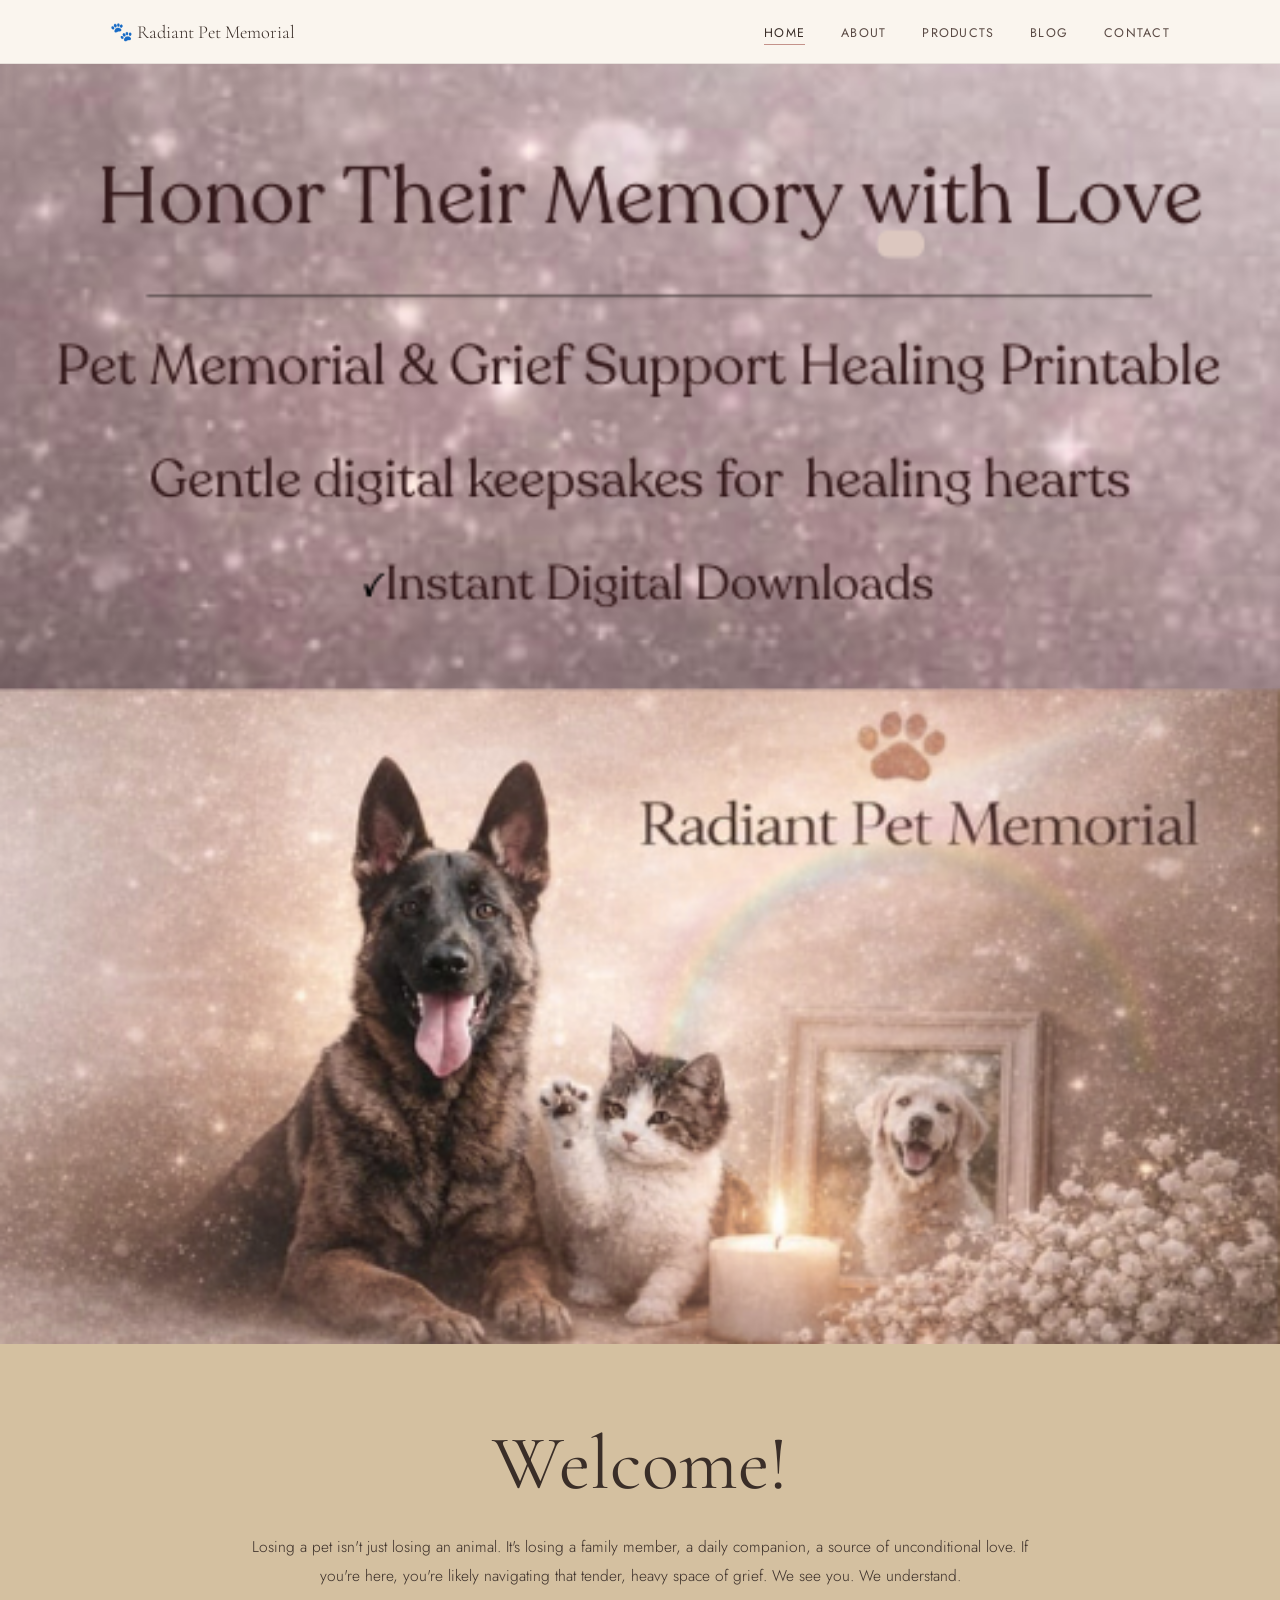
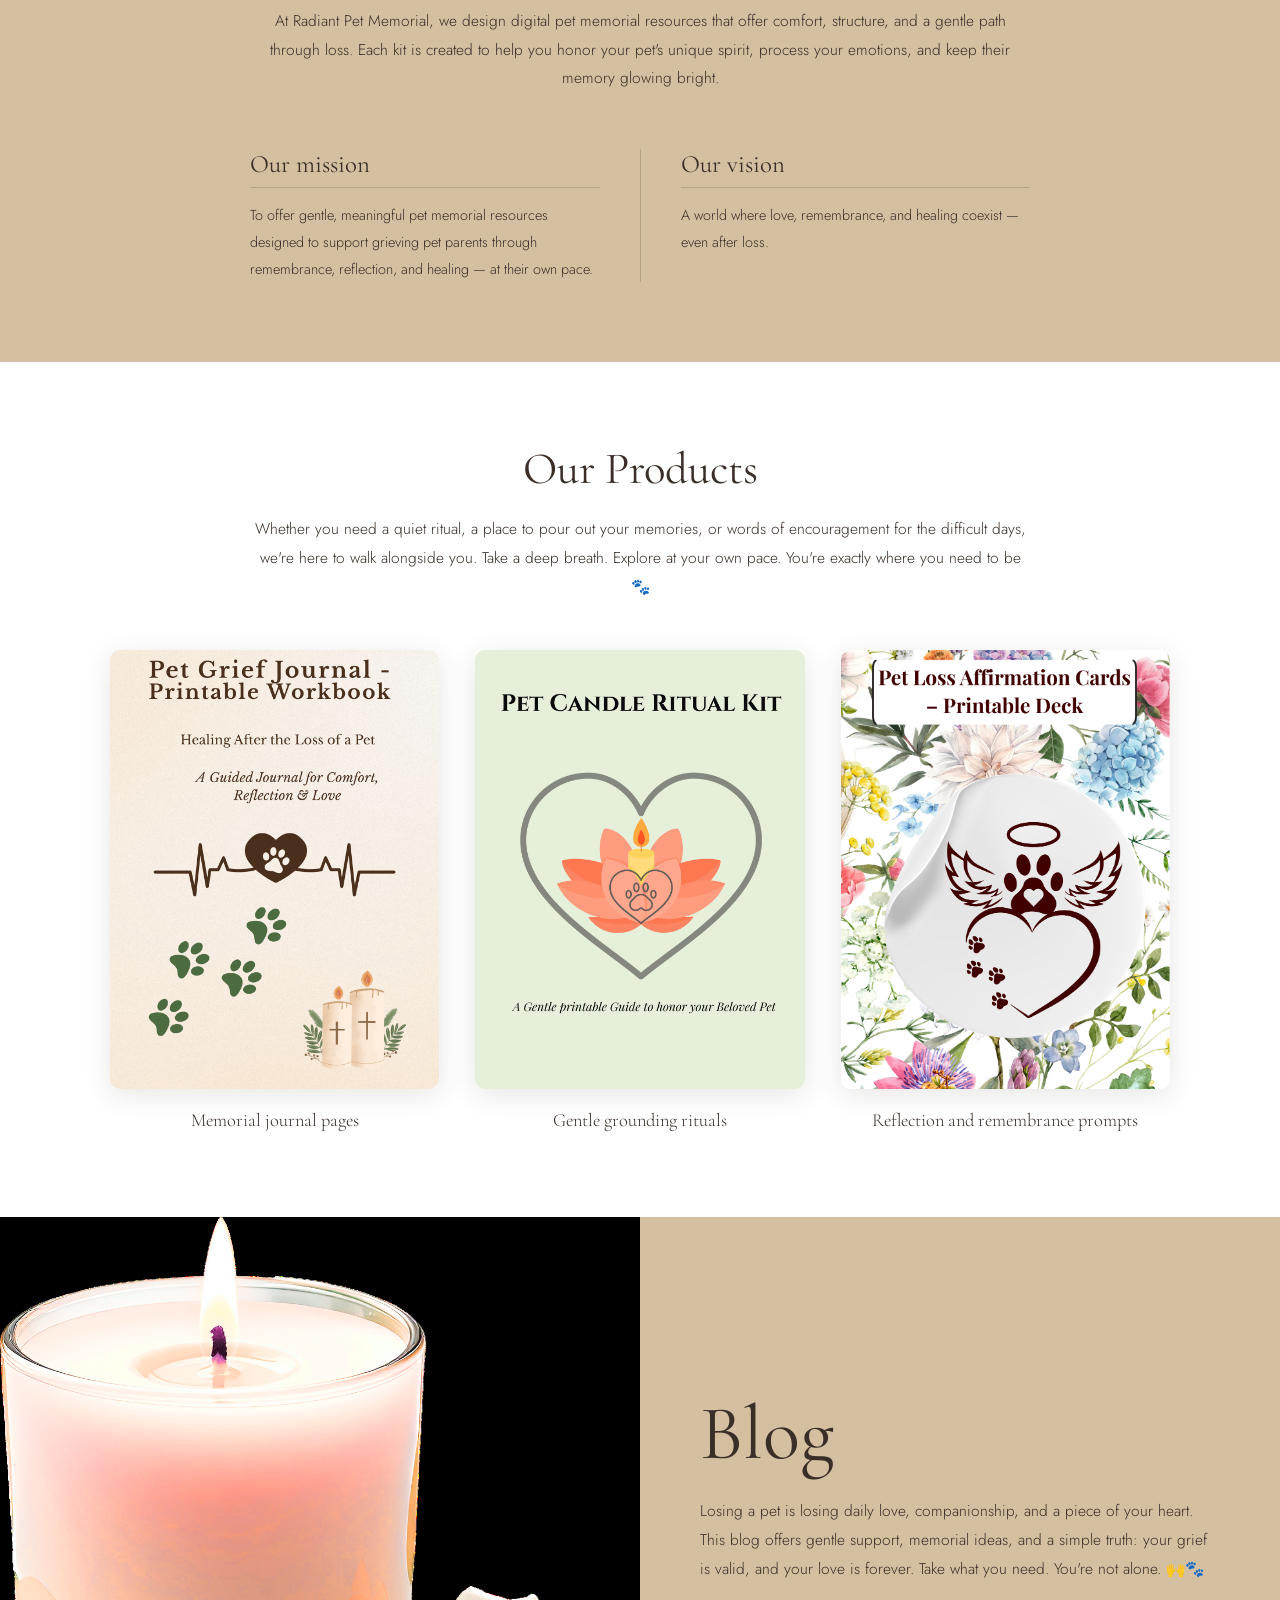
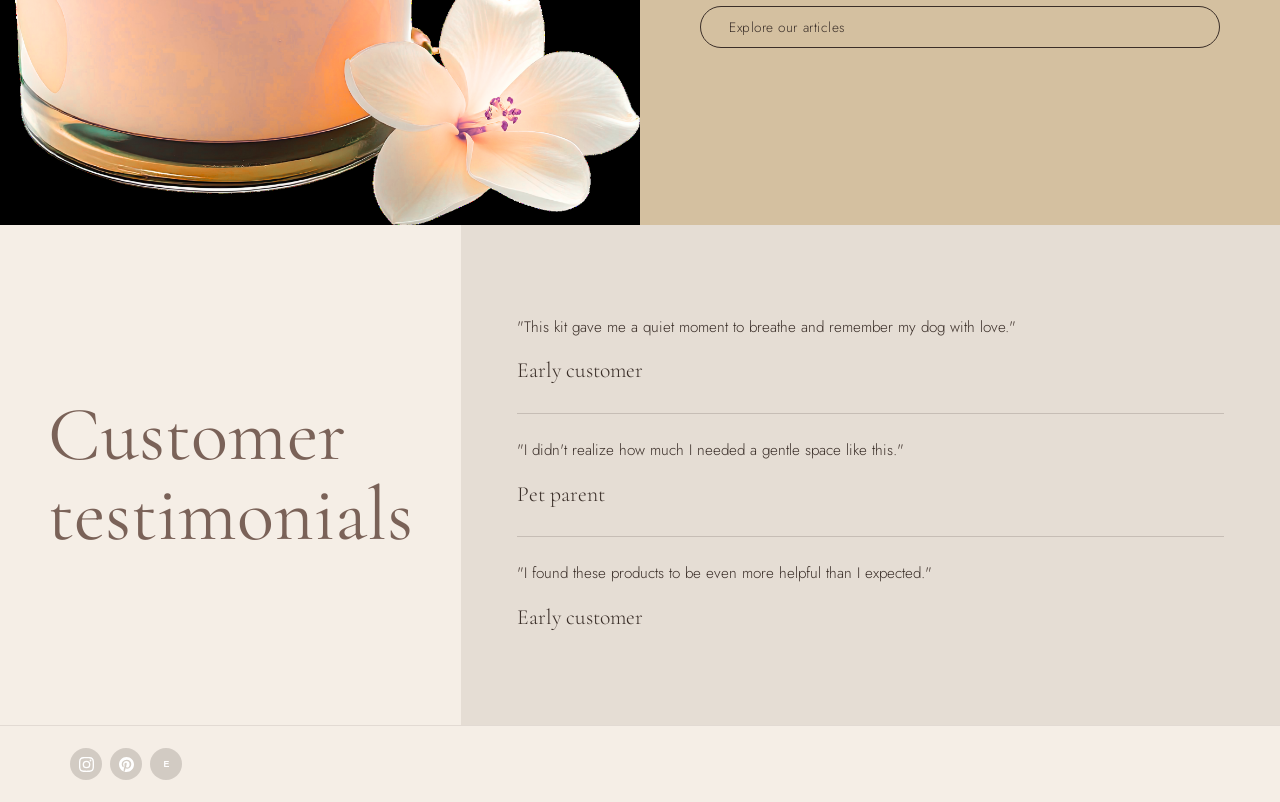
<file: index.html>
<!DOCTYPE html>
<html lang="en">
<head>
  <meta charset="UTF-8" />
  <meta name="viewport" content="width=device-width, initial-scale=1.0" />
  <title>Radiant Pet Memorial – Honor Their Memory with Love</title>
  <link rel="preconnect" href="https://fonts.googleapis.com" />
  <link rel="preconnect" href="https://fonts.gstatic.com" crossorigin />
  <link href="https://fonts.googleapis.com/css2?family=Cormorant+Garamond:ital,wght@0,300;0,400;0,500;1,300;1,400&family=Jost:wght@300;400;500&display=swap" rel="stylesheet" />
  <style>
    /* ===== RESET ===== */
    *, *::before, *::after { box-sizing: border-box; margin: 0; padding: 0; }
    html { scroll-behavior: smooth; }
    body {
      font-family: 'Jost', Arial, sans-serif;
      font-weight: 300;
      color: #3a2e28;
      background: #fff;
      overflow-x: hidden;
    }
    a { text-decoration: none; color: inherit; }
    img { display: block; max-width: 100%; }

    /* ===== NAV ===== */
    .navbar {
      position: fixed;
      top: 0; left: 0; right: 0;
      z-index: 100;
      background: rgba(250,245,238,0.96);
      backdrop-filter: blur(10px);
      border-bottom: 1px solid rgba(58,46,40,0.1);
      height: 64px;
      display: flex;
      align-items: center;
    }
    .nav-inner {
      max-width: 1140px;
      margin: 0 auto;
      padding: 0 40px;
      width: 100%;
      display: flex;
      align-items: center;
      justify-content: space-between;
    }
    .nav-logo {
      font-family: 'Cormorant Garamond', Georgia, serif;
      font-size: 1.15rem;
      color: #3a2e28;
      display: flex;
      align-items: center;
      gap: 7px;
      cursor: pointer;
    }
    .nav-links {
      list-style: none;
      display: flex;
      gap: 36px;
    }
    .nav-links a {
      font-size: 0.78rem;
      font-weight: 400;
      letter-spacing: 0.1em;
      text-transform: uppercase;
      color: #5a4a44;
      transition: color 0.2s;
      position: relative;
      padding-bottom: 3px;
      cursor: pointer;
    }
    .nav-links a::after {
      content: '';
      position: absolute;
      bottom: 0; left: 0; right: 0;
      height: 1px;
      background: #c4928a;
      transform: scaleX(0);
      transition: transform 0.25s;
    }
    .nav-links a:hover, .nav-links a.active { color: #3a2e28; }
    .nav-links a:hover::after, .nav-links a.active::after { transform: scaleX(1); }

    .nav-toggle {
      display: none;
      flex-direction: column;
      gap: 5px;
      background: none;
      border: none;
      cursor: pointer;
    }
    .nav-toggle span { display: block; width: 24px; height: 1.5px; background: #3a2e28; }

    /* ===== PAGE WRAPPER ===== */
    .site { padding-top: 64px; }

    /* ===== PAGE SECTIONS ===== */
    .page-section { display: none; }
    .page-section.active { display: block; }

    /* ===== SECTION SHARED ===== */
    .sec-tan    { background: #d4c0a0; }
    .sec-white  { background: #ffffff; }
    .sec-cream  { background: #f5eee6; }
    .sec-taupe  { background: #e5ddd4; }
    .sec-sage   { background: #a8b49a; }

    .sec-inner {
      max-width: 1140px;
      margin: 0 auto;
      padding: 80px 40px;
    }
    .sec-inner-sm {
      max-width: 860px;
      margin: 0 auto;
      padding: 80px 40px;
    }

    /* ===== TYPOGRAPHY ===== */
    .display {
      font-family: 'Cormorant Garamond', Georgia, serif;
      font-weight: 400;
      font-size: clamp(3rem, 6vw, 5.5rem);
      line-height: 1.05;
      color: #3a2e28;
    }
    .display.muted { color: #7a6258; }

    .heading {
      font-family: 'Cormorant Garamond', Georgia, serif;
      font-weight: 400;
      font-size: clamp(1.8rem, 3.5vw, 2.8rem);
      color: #3a2e28;
      margin-bottom: 1.2rem;
    }
    .heading.center { text-align: center; }

    body p { line-height: 1.85; font-size: 0.97rem; }

    /* ===== BUTTONS ===== */
    .btn-sage {
      display: inline-block;
      padding: 10px 28px;
      background: #8a9e82;
      color: #fff;
      font-family: 'Jost', sans-serif;
      font-size: 0.85rem;
      font-weight: 400;
      letter-spacing: 0.04em;
      border-radius: 50px;
      transition: background 0.2s;
      margin-top: 1.4rem;
      cursor: pointer;
    }
    .btn-sage:hover { background: #728670; }

    .btn-outline-dark {
      display: inline-block;
      padding: 10px 28px;
      background: transparent;
      color: #3a2e28;
      font-family: 'Jost', sans-serif;
      font-size: 0.85rem;
      letter-spacing: 0.04em;
      border-radius: 50px;
      border: 1.5px solid #3a2e28;
      transition: all 0.2s;
      margin-top: 1.4rem;
      cursor: pointer;
    }
    .btn-outline-dark:hover { background: #3a2e28; color: #fff; }

    .btn-newsletter {
      display: inline-block;
      padding: 10px 26px;
      background: #8a9e82;
      color: #fff;
      font-family: 'Jost', sans-serif;
      font-size: 0.82rem;
      border-radius: 50px;
      margin-top: 1.2rem;
      transition: background 0.2s;
      cursor: pointer;
    }
    .btn-newsletter:hover { background: #728670; }

    /* ===== HERO ===== */
    .hero { width: 100%; line-height: 0; }
    .hero img { width: 100%; height: auto; display: block; }

    /* ===== WELCOME ===== */
    .welcome-text { text-align: center; }
    .welcome-text .display { margin-bottom: 1.8rem; }
    .welcome-text p { max-width: 780px; margin: 0 auto 1rem; color: #3a2e28; }

    .mission-vision {
      display: grid;
      grid-template-columns: 1fr 1px 1fr;
      gap: 40px;
      margin-top: 3.5rem;
      text-align: left;
    }
    .mv-divider { background: rgba(58,46,40,0.2); }
    .mv-col h3 {
      font-family: 'Cormorant Garamond', Georgia, serif;
      font-size: 1.55rem;
      font-weight: 400;
      color: #3a2e28;
      border-bottom: 1px solid rgba(58,46,40,0.2);
      padding-bottom: 0.5rem;
      margin-bottom: 0.9rem;
    }
    .mv-col p { font-size: 0.9rem; color: #3a2e28; margin: 0; }

    /* ===== ABOUT HERO BANNER ===== */
    .about-hero {
      background: #f5eee6;
      padding: 80px 40px 60px;
      text-align: center;
      border-bottom: 3px solid #d4c0a0;
    }
    .about-hero h1 {
      font-family: 'Cormorant Garamond', Georgia, serif;
      font-size: clamp(3rem, 6vw, 5rem);
      font-weight: 400;
      color: #3a2e28;
      margin-bottom: 0.6rem;
    }
    .about-hero p {
      font-size: 1rem;
      color: #7a6258;
      letter-spacing: 0.04em;
    }

    /* ===== PRODUCTS ===== */
    .products-intro { text-align: center; max-width: 780px; margin: 0 auto 3rem; }
    .products-grid {
      display: grid;
      grid-template-columns: repeat(3, 1fr);
      gap: 36px;
    }
    .product-card { display: flex; flex-direction: column; align-items: center; }
    .product-card img {
      width: 100%;
      aspect-ratio: 3/4;
      object-fit: cover;
      border-radius: 10px;
      box-shadow: 0 6px 28px rgba(58,46,40,0.12);
      margin-bottom: 14px;
    }
    .product-label {
      font-family: 'Cormorant Garamond', Georgia, serif;
      font-size: 1.15rem;
      text-align: center;
      color: #3a2e28;
    }

    /* ===== BLOG ===== */
    .blog-layout {
      display: grid;
      grid-template-columns: 1fr 1fr;
      min-height: 540px;
    }
    .blog-img-col { overflow: hidden; }
    .blog-img-col img { width: 100%; height: 100%; object-fit: cover; }
    .blog-text-col {
      padding: 72px 60px;
      display: flex;
      flex-direction: column;
      justify-content: center;
    }
    .blog-text-col .display { margin-bottom: 1.4rem; }
    .blog-text-col p { color: #3a2e28; }

    /* ===== TESTIMONIALS ===== */
    .testimonials-layout {
      display: grid;
      grid-template-columns: 1fr 2fr;
      min-height: 500px;
    }
    .t-left {
      background: #f5eee6;
      display: flex;
      align-items: center;
      justify-content: center;
      padding: 60px 48px;
    }
    .t-right {
      background: #e5ddd4;
      padding: 60px 56px;
      display: flex;
      flex-direction: column;
      justify-content: center;
    }
    .testimonial { padding: 22px 0; }
    .testimonial p.quote { font-size: 0.95rem; line-height: 1.85; color: #3a2e28; margin-bottom: 10px; }
    .testimonial p.author {
      font-family: 'Cormorant Garamond', Georgia, serif;
      font-size: 1.35rem;
      color: #3a2e28;
    }
    .t-hr { border: none; border-top: 1px solid rgba(58,46,40,0.18); }

    /* ===== FAQs ===== */
    .faq-layout {
      display: grid;
      grid-template-columns: 1fr 2fr;
      min-height: 580px;
    }
    .faq-left {
      background: #f5eee6;
      padding: 60px 40px 0;
      display: flex;
      flex-direction: column;
      overflow: hidden;
    }
    .faq-left .display { margin-bottom: 32px; }
    .faq-pets { display: flex; gap: 0; align-items: flex-end; flex: 1; }
    .faq-pets img { width: 50%; object-fit: contain; }

    .faq-right {
      background: #a8b49a;
      padding: 60px 56px;
      display: flex;
      flex-direction: column;
      justify-content: center;
    }
    .faq-item { padding: 22px 0; }
    .faq-item h3 {
      font-family: 'Cormorant Garamond', Georgia, serif;
      font-size: 1.3rem;
      font-weight: 400;
      color: #fff;
      margin-bottom: 10px;
      line-height: 1.35;
    }
    .faq-item p { font-size: 0.88rem; line-height: 1.85; color: rgba(255,255,255,0.92); }
    .faq-item p a { color: #fff; text-decoration: underline; }
    .faq-hr { border: none; border-top: 1px solid rgba(255,255,255,0.3); }

    /* ===== LET'S CONNECT ===== */
    .connect-wrap { text-align: center; }
    .connect-wrap .display { margin-bottom: 18px; }
    .connect-rule {
      border: none;
      border-top: 1px solid rgba(58,46,40,0.22);
      max-width: 480px;
      margin: 0 auto 40px;
    }
    .connect-pets {
      display: flex;
      justify-content: center;
      align-items: flex-end;
      margin-bottom: 52px;
    }
    .connect-pets img { height: 170px; width: auto; object-fit: contain; }

    .connect-cols {
      display: grid;
      grid-template-columns: repeat(3, 1fr);
      gap: 20px;
      text-align: left;
      max-width: 860px;
      margin: 0 auto;
    }
    .connect-col h4 {
      font-family: 'Cormorant Garamond', Georgia, serif;
      font-size: 1.4rem;
      font-weight: 400;
      margin-bottom: 6px;
      color: #3a2e28;
    }
    .connect-col p, .connect-col a { font-size: 0.88rem; color: #3a2e28; }
    .connect-col a:hover { text-decoration: underline; }

    .social-row { display: flex; gap: 10px; margin-top: 6px; }
    .social-btn {
      width: 40px; height: 40px;
      border-radius: 50%;
      background: #8a9e82;
      color: #fff;
      display: flex; align-items: center; justify-content: center;
      transition: background 0.2s, transform 0.2s;
    }
    .social-btn:hover { background: #6e8468; transform: translateY(-2px); }

    /* ===== FOOTER ===== */
    .footer {
      background: #f5eee6;
      border-top: 1px solid rgba(58,46,40,0.1);
      padding: 22px 40px;
    }
    .footer-inner {
      max-width: 1140px;
      margin: 0 auto;
      display: flex;
      align-items: center;
      justify-content: space-between;
      flex-wrap: wrap;
      gap: 14px;
    }
    .footer-nav { display: flex; gap: 28px; flex-wrap: wrap; }
    .footer-nav a {
      font-size: 0.75rem;
      letter-spacing: 0.08em;
      text-transform: uppercase;
      color: #5a4a44;
      transition: color 0.2s;
      cursor: pointer;
    }
    .footer-nav a:hover { color: #3a2e28; }
    .footer-social { display: flex; gap: 8px; }
    .footer-social .social-btn { width: 32px; height: 32px; background: rgba(58,46,40,0.18); }
    .footer-social .social-btn:hover { background: rgba(58,46,40,0.35); transform: none; }

    /* ===== NEWSLETTER MODAL ===== */
    .modal-overlay {
      display: none;
      position: fixed;
      inset: 0;
      background: rgba(58,46,40,0.45);
      z-index: 200;
      align-items: center;
      justify-content: center;
    }
    .modal-overlay.open { display: flex; }
    .modal-box {
      background: #f5eee6;
      border-radius: 14px;
      padding: 48px 44px 40px;
      max-width: 440px;
      width: 90%;
      text-align: center;
      position: relative;
      box-shadow: 0 20px 60px rgba(58,46,40,0.2);
    }
    .modal-close {
      position: absolute;
      top: 14px; right: 18px;
      background: none;
      border: none;
      font-size: 1.4rem;
      color: #7a6258;
      cursor: pointer;
      line-height: 1;
    }
    .modal-box h3 {
      font-family: 'Cormorant Garamond', Georgia, serif;
      font-size: 2rem;
      font-weight: 400;
      color: #3a2e28;
      margin-bottom: 8px;
    }
    .modal-box p {
      font-size: 0.88rem;
      color: #7a6258;
      margin-bottom: 24px;
      line-height: 1.7;
    }
    .modal-input {
      width: 100%;
      padding: 12px 16px;
      border: 1.5px solid rgba(58,46,40,0.25);
      border-radius: 50px;
      background: #fff;
      font-family: 'Jost', sans-serif;
      font-size: 0.9rem;
      color: #3a2e28;
      outline: none;
      margin-bottom: 12px;
      transition: border-color 0.2s;
    }
    .modal-input:focus { border-color: #8a9e82; }
    .modal-submit {
      width: 100%;
      padding: 12px;
      background: #8a9e82;
      color: #fff;
      border: none;
      border-radius: 50px;
      font-family: 'Jost', sans-serif;
      font-size: 0.88rem;
      letter-spacing: 0.04em;
      cursor: pointer;
      transition: background 0.2s;
    }
    .modal-submit:hover { background: #728670; }
    .modal-success { display: none; }
    .modal-success h3 { color: #8a9e82; }

    /* ===== RESPONSIVE ===== */
    @media (max-width: 900px) {
      .blog-layout,
      .testimonials-layout,
      .faq-layout { grid-template-columns: 1fr; }
      .blog-text-col { padding: 48px 32px; }
      .t-left, .t-right { padding: 48px 32px; }
      .faq-left { padding: 48px 32px 0; }
      .faq-right { padding: 48px 32px; }
      .products-grid { grid-template-columns: repeat(2, 1fr); }
      .connect-cols { grid-template-columns: 1fr; text-align: center; }
      .social-row { justify-content: center; }
      .mission-vision { grid-template-columns: 1fr; }
      .mv-divider { height: 1px; }
    }
    @media (max-width: 640px) {
      .nav-links { display: none; flex-direction: column; position: absolute; top: 64px; left: 0; right: 0; background: #faf5ee; padding: 20px 32px; gap: 18px; border-bottom: 1px solid rgba(58,46,40,0.1); }
      .nav-links.open { display: flex; }
      .nav-toggle { display: flex; }
      .sec-inner, .sec-inner-sm { padding: 60px 24px; }
      .products-grid { grid-template-columns: 1fr; max-width: 300px; margin: 0 auto; }
      .connect-pets img { height: 110px; }
      .footer { padding: 20px 24px; }
      .footer-inner { flex-direction: column; align-items: flex-start; }
    }
  </style>
</head>
<body>

  <!-- NAV -->
  <nav class="navbar">
    <div class="nav-inner">
      <span class="nav-logo" onclick="showPage('home')">🐾 Radiant Pet Memorial</span>
      <button class="nav-toggle" id="navToggle"><span></span><span></span><span></span></button>
      <ul class="nav-links" id="navLinks">
        <li><a onclick="showPage('home')" data-page="home" class="active">Home</a></li>
        <li><a onclick="showPage('about')" data-page="about">About</a></li>
        <li><a onclick="showPage('products')" data-page="products">Products</a></li>
        <li><a onclick="showPage('blog')" data-page="blog">Blog</a></li>
        <li><a onclick="showPage('contact')" data-page="contact">Contact</a></li>
      </ul>
    </div>
  </nav>

  <div class="site">

    <!-- ========== HOME ========== -->
    <div class="page-section active" id="page-home">

      <section class="hero">
        <img src="images/hero.png" alt="Honor Their Memory with Love – Radiant Pet Memorial" />
      </section>

      <section class="sec-tan">
        <div class="sec-inner-sm">
          <div class="welcome-text">
            <h2 class="display">Welcome!</h2>
            <p>Losing a pet isn't just losing an animal. It's losing a family member, a daily companion, a source of unconditional love. If you're here, you're likely navigating that tender, heavy space of grief. We see you. We understand.</p>
            <p>At Radiant Pet Memorial, we design digital pet memorial resources that offer comfort, structure, and a gentle path through loss. Each kit is created to help you honor your pet's unique spirit, process your emotions, and keep their memory glowing bright.</p>
          </div>
          <div class="mission-vision">
            <div class="mv-col">
              <h3>Our mission</h3>
              <p>To offer gentle, meaningful pet memorial resources designed to support grieving pet parents through remembrance, reflection, and healing — at their own pace.</p>
            </div>
            <div class="mv-divider"></div>
            <div class="mv-col">
              <h3>Our vision</h3>
              <p>A world where love, remembrance, and healing coexist — even after loss.</p>
            </div>
          </div>
        </div>
      </section>

      <section class="sec-white">
        <div class="sec-inner">
          <h2 class="heading center">Our Products</h2>
          <div class="products-intro">
            <p>Whether you need a quiet ritual, a place to pour out your memories, or words of encouragement for the difficult days, we're here to walk alongside you. Take a deep breath. Explore at your own pace. You're exactly where you need to be 🐾</p>
          </div>
          <div class="products-grid">
            <div class="product-card">
              <img src="images/product-journal.png" alt="Pet Grief Journal" />
              <p class="product-label">Memorial journal pages</p>
            </div>
            <div class="product-card">
              <img src="images/product-candle-kit.png" alt="Pet Candle Ritual Kit" />
              <p class="product-label">Gentle grounding rituals</p>
            </div>
            <div class="product-card">
              <img src="images/product-affirmation.png" alt="Pet Loss Affirmation Cards" />
              <p class="product-label">Reflection and remembrance prompts</p>
            </div>
          </div>
        </div>
      </section>

      <div class="blog-layout">
        <div class="blog-img-col sec-tan">
          <img src="images/blog-candle.png" alt="Candle with flower" />
        </div>
        <div class="blog-text-col sec-tan">
          <h2 class="display">Blog</h2>
          <p>Losing a pet is losing daily love, companionship, and a piece of your heart. This blog offers gentle support, memorial ideas, and a simple truth: your grief is valid, and your love is forever. Take what you need. You're not alone. 🙌🐾</p>
          <a onclick="showPage('blog')" class="btn-outline-dark">Explore our articles</a>
        </div>
      </div>

      <div class="testimonials-layout">
        <div class="t-left">
          <h2 class="display muted">Customer<br />testimonials</h2>
        </div>
        <div class="t-right">
          <div class="testimonial">
            <p class="quote">"This kit gave me a quiet moment to breathe and remember my dog with love."</p>
            <p class="author">Early customer</p>
          </div>
          <hr class="t-hr" />
          <div class="testimonial">
            <p class="quote">"I didn't realize how much I needed a gentle space like this."</p>
            <p class="author">Pet parent</p>
          </div>
          <hr class="t-hr" />
          <div class="testimonial">
            <p class="quote">"I found these products to be even more helpful than I expected."</p>
            <p class="author">Early customer</p>
          </div>
        </div>
      </div>

    </div><!-- end #page-home -->


    <!-- ========== ABOUT ========== -->
    <div class="page-section" id="page-about">

      <div class="about-hero">
        <h1>About Us</h1>
        <p>Compassion for grieving pet parents</p>
      </div>

      <section class="sec-tan">
        <div class="sec-inner-sm">
          <div class="welcome-text">
            <h2 class="display">Welcome!</h2>
            <p>Losing a pet isn't just losing an animal. It's losing a family member, a daily companion, a source of unconditional love. If you're here, you're likely navigating that tender, heavy space of grief. We see you. We understand.</p>
            <p>At Radiant Pet Memorial, we design digital pet memorial resources that offer comfort, structure, and a gentle path through loss. Each kit is created to help you honor your pet's unique spirit, process your emotions, and keep their memory glowing bright.</p>
          </div>
          <div class="mission-vision">
            <div class="mv-col">
              <h3>Our mission</h3>
              <p>To offer gentle, meaningful pet memorial resources designed to support grieving pet parents through remembrance, reflection, and healing — at their own pace.</p>
            </div>
            <div class="mv-divider"></div>
            <div class="mv-col">
              <h3>Our vision</h3>
              <p>A world where love, remembrance, and healing coexist — even after loss.</p>
            </div>
          </div>
        </div>
      </section>

      <div class="testimonials-layout">
        <div class="t-left">
          <h2 class="display muted">Customer<br />testimonials</h2>
        </div>
        <div class="t-right">
          <div class="testimonial">
            <p class="quote">"This kit gave me a quiet moment to breathe and remember my dog with love."</p>
            <p class="author">Early customer</p>
          </div>
          <hr class="t-hr" />
          <div class="testimonial">
            <p class="quote">"I didn't realize how much I needed a gentle space like this."</p>
            <p class="author">Pet parent</p>
          </div>
          <hr class="t-hr" />
          <div class="testimonial">
            <p class="quote">"I found these products to be even more helpful than I expected."</p>
            <p class="author">Early customer</p>
          </div>
        </div>
      </div>

    </div><!-- end #page-about -->


    <!-- ========== PRODUCTS ========== -->
    <div class="page-section" id="page-products">

      <section class="sec-white">
        <div class="sec-inner">
          <h2 class="heading center">Our Products</h2>
          <div class="products-intro">
            <p>Whether you need a quiet ritual, a place to pour out your memories, or words of encouragement for the difficult days, we're here to walk alongside you. Take a deep breath. Explore at your own pace. You're exactly where you need to be 🐾</p>
          </div>
          <div class="products-grid">
            <div class="product-card">
              <img src="images/product-journal.png" alt="Pet Grief Journal – Printable Workbook" />
              <p class="product-label">Memorial journal pages</p>
            </div>
            <div class="product-card">
              <img src="images/product-candle-kit.png" alt="Pet Candle Ritual Kit" />
              <p class="product-label">Gentle grounding rituals</p>
            </div>
            <div class="product-card">
              <img src="images/product-affirmation.png" alt="Pet Loss Affirmation Cards – Printable Deck" />
              <p class="product-label">Reflection and remembrance prompts</p>
            </div>
          </div>
        </div>
      </section>

    </div><!-- end #page-products -->


    <!-- ========== BLOG ========== -->
    <div class="page-section" id="page-blog">

      <div class="blog-layout">
        <div class="blog-img-col sec-tan">
          <img src="images/blog-candle.png" alt="Candle with flower" />
        </div>
        <div class="blog-text-col sec-tan">
          <h2 class="display">Blog</h2>
          <p>Losing a pet is losing daily love, companionship, and a piece of your heart. This blog offers gentle support, memorial ideas, and a simple truth: your grief is valid, and your love is forever. Take what you need. You're not alone. 🙌🐾</p>
          <a href="#blog-articles" class="btn-outline-dark">Explore our articles</a>
        </div>
      </div>

      <section class="sec-cream" id="blog-articles">
        <div class="sec-inner">
          <div style="display:grid;grid-template-columns:repeat(auto-fill,minmax(300px,1fr));gap:36px;">

            <article style="background:#fff;border-radius:10px;overflow:hidden;box-shadow:0 4px 20px rgba(58,46,40,0.08);">
              <div style="background:#d4c0a0;height:200px;display:flex;align-items:center;justify-content:center;font-size:3.5rem;">🕯️</div>
              <div style="padding:24px;">
                <span style="font-size:0.72rem;letter-spacing:0.1em;text-transform:uppercase;color:#8a9e82;font-weight:500;">Grief &amp; Healing</span>
                <h3 style="font-family:'Cormorant Garamond',serif;font-size:1.35rem;font-weight:400;margin:10px 0 8px;line-height:1.3;">Finding Peace After Pet Loss: A Gentle Guide</h3>
                <p style="font-size:0.88rem;color:#5a4a44;line-height:1.8;">Losing a pet can feel overwhelming. Here are five gentle practices to help you move through grief with compassion for yourself...</p>
                <a href="#" style="display:inline-block;margin-top:14px;font-size:0.85rem;color:#8a9e82;font-weight:500;">Read more →</a>
              </div>
            </article>

            <article style="background:#fff;border-radius:10px;overflow:hidden;box-shadow:0 4px 20px rgba(58,46,40,0.08);">
              <div style="background:#f5d8d3;height:200px;display:flex;align-items:center;justify-content:center;font-size:3.5rem;">📖</div>
              <div style="padding:24px;">
                <span style="font-size:0.72rem;letter-spacing:0.1em;text-transform:uppercase;color:#8a9e82;font-weight:500;">Journaling</span>
                <h3 style="font-family:'Cormorant Garamond',serif;font-size:1.35rem;font-weight:400;margin:10px 0 8px;line-height:1.3;">How Journaling Helped Me Honour My Cat's Memory</h3>
                <p style="font-size:0.88rem;color:#5a4a44;line-height:1.8;">Writing down memories is one of the most healing things you can do. Here's how to start your pet memorial journal even when it feels hard...</p>
                <a href="#" style="display:inline-block;margin-top:14px;font-size:0.85rem;color:#8a9e82;font-weight:500;">Read more →</a>
              </div>
            </article>

            <article style="background:#fff;border-radius:10px;overflow:hidden;box-shadow:0 4px 20px rgba(58,46,40,0.08);">
              <div style="background:#e6f0e2;height:200px;display:flex;align-items:center;justify-content:center;font-size:3.5rem;">🌿</div>
              <div style="padding:24px;">
                <span style="font-size:0.72rem;letter-spacing:0.1em;text-transform:uppercase;color:#8a9e82;font-weight:500;">Memory Keeping</span>
                <h3 style="font-family:'Cormorant Garamond',serif;font-size:1.35rem;font-weight:400;margin:10px 0 8px;line-height:1.3;">Creating a Memory Corner for Your Beloved Pet</h3>
                <p style="font-size:0.88rem;color:#5a4a44;line-height:1.8;">A dedicated memory space in your home can be a beautiful tribute. Learn how to create one that feels personal and comforting...</p>
                <a href="#" style="display:inline-block;margin-top:14px;font-size:0.85rem;color:#8a9e82;font-weight:500;">Read more →</a>
              </div>
            </article>

          </div>
        </div>
      </section>

    </div><!-- end #page-blog -->


    <!-- ========== CONTACT ========== -->
    <div class="page-section" id="page-contact">

      <div class="faq-layout">
        <div class="faq-left">
          <h2 class="display">FAQs</h2>
          <div class="faq-pets">
            <img src="images/faq-dog.png" alt="Dog" />
            <img src="images/faq-cat.png" alt="Cat" />
          </div>
        </div>
        <div class="faq-right">
          <div class="faq-item">
            <h3>When will I receive my products?</h3>
            <p>Your worksheets will be available for instant download immediately after your payment is processed.</p>
          </div>
          <hr class="faq-hr" />
          <div class="faq-item">
            <h3>How do I download my worksheets?</h3>
            <p>Once your purchase is complete, the "Add to Cart" button will be replaced by a "Download Now" button, which you can click to download your items. You can also navigate to your Etsy profile, click "recent purchases," select this worksheet bundle, and you will see the option to download your worksheets.</p>
          </div>
          <hr class="faq-hr" />
          <div class="faq-item">
            <h3>What should I do if I need help with my order or have questions about this product?</h3>
            <p>Visit me on Etsy @ <a href="https://radiantpetmemorial.etsy.com" target="_blank" rel="noopener">radiantpetmemorial.etsy.com</a> — I'm happy to answer any questions you have!</p>
            <button onclick="openNewsletter()" class="btn-newsletter">Subscribe to our newsletter</button>
          </div>
        </div>
      </div>

      <section class="sec-tan" id="connect-section">
        <div class="sec-inner">
          <div class="connect-wrap">
            <h2 class="display">Let's connect</h2>
            <hr class="connect-rule" />
            <div class="connect-pets">
              <img src="images/connect-puppy.png" alt="Puppy" />
              <img src="images/connect-fluffy-cat.png" alt="Fluffy cat" />
              <img src="images/connect-yorkie.png" alt="Yorkie with bone" />
              <img src="images/connect-kitten.png" alt="Kitten" />
            </div>
            <div class="connect-cols">
              <div class="connect-col">
                <h4>Phone</h4>
                <p><a href="tel:+11234567890">(123) 456-7890</a></p>
              </div>
              <div class="connect-col">
                <h4>Email</h4>
                <p><a href="mailto:radiantpetmemorial@gmail.com">radiantpetmemorial@gmail.com</a></p>
              </div>
              <div class="connect-col">
                <h4>Social media</h4>
                <div class="social-row">
                  <a href="https://www.instagram.com/radiantpetmemorial?igsh=MTEweGh0MDZ3ZXppZw==" target="_blank" rel="noopener" aria-label="Instagram" class="social-btn">
                    <svg viewBox="0 0 24 24" fill="currentColor" width="18" height="18"><path d="M12 2.163c3.204 0 3.584.012 4.85.07 3.252.148 4.771 1.691 4.919 4.919.058 1.265.069 1.645.069 4.849 0 3.205-.012 3.584-.069 4.849-.149 3.225-1.664 4.771-4.919 4.919-1.266.058-1.644.07-4.85.07-3.204 0-3.584-.012-4.849-.07-3.26-.149-4.771-1.699-4.919-4.92-.058-1.265-.07-1.644-.07-4.849 0-3.204.013-3.583.07-4.849.149-3.227 1.664-4.771 4.919-4.919 1.266-.057 1.645-.069 4.849-.069zM12 0C8.741 0 8.333.014 7.053.072 2.695.272.273 2.69.073 7.052.014 8.333 0 8.741 0 12c0 3.259.014 3.668.072 4.948.2 4.358 2.618 6.78 6.98 6.98C8.333 23.986 8.741 24 12 24c3.259 0 3.668-.014 4.948-.072 4.354-.2 6.782-2.618 6.979-6.98.059-1.28.073-1.689.073-4.948 0-3.259-.014-3.667-.072-4.947-.196-4.354-2.617-6.78-6.979-6.98C15.668.014 15.259 0 12 0zm0 5.838a6.162 6.162 0 100 12.324 6.162 6.162 0 000-12.324zM12 16a4 4 0 110-8 4 4 0 010 8zm6.406-11.845a1.44 1.44 0 100 2.881 1.44 1.44 0 000-2.881z"/></svg>
                  </a>
                  <a href="https://de.pinterest.com/radiantpetmemorial/" target="_blank" rel="noopener" aria-label="Pinterest" class="social-btn">
                    <svg viewBox="0 0 24 24" fill="currentColor" width="18" height="18"><path d="M12 0C5.373 0 0 5.373 0 12c0 5.084 3.163 9.426 7.627 11.174-.105-.949-.2-2.405.042-3.441.218-.937 1.407-5.965 1.407-5.965s-.359-.719-.359-1.782c0-1.668.967-2.914 2.171-2.914 1.023 0 1.518.769 1.518 1.69 0 1.029-.655 2.568-.994 3.995-.283 1.194.599 2.169 1.777 2.169 2.133 0 3.772-2.249 3.772-5.495 0-2.873-2.064-4.882-5.012-4.882-3.414 0-5.418 2.561-5.418 5.207 0 1.031.397 2.138.893 2.738a.36.36 0 01.083.345l-.333 1.36c-.053.22-.174.267-.402.161-1.499-.698-2.436-2.889-2.436-4.649 0-3.785 2.75-7.262 7.929-7.262 4.163 0 7.398 2.967 7.398 6.931 0 4.136-2.607 7.464-6.227 7.464-1.216 0-2.359-.632-2.75-1.378l-.748 2.853c-.271 1.043-1.002 2.35-1.492 3.146C9.57 23.812 10.763 24 12 24c6.627 0 12-5.373 12-12S18.627 0 12 0z"/></svg>
                  </a>
                </div>
              </div>
            </div>
          </div>
        </div>
      </section>

    </div><!-- end #page-contact -->


    <!-- ========== FOOTER (shared) ========== -->
    <footer class="footer">
      <div class="footer-inner">
        <div class="footer-social">
          <a href="https://www.instagram.com/radiantpetmemorial?igsh=MTEweGh0MDZ3ZXppZw==" target="_blank" rel="noopener" aria-label="Instagram" class="social-btn">
            <svg viewBox="0 0 24 24" fill="currentColor" width="15" height="15"><path d="M12 2.163c3.204 0 3.584.012 4.85.07 3.252.148 4.771 1.691 4.919 4.919.058 1.265.069 1.645.069 4.849 0 3.205-.012 3.584-.069 4.849-.149 3.225-1.664 4.771-4.919 4.919-1.266.058-1.644.07-4.85.07-3.204 0-3.584-.012-4.849-.07-3.26-.149-4.771-1.699-4.919-4.92-.058-1.265-.07-1.644-.07-4.849 0-3.204.013-3.583.07-4.849.149-3.227 1.664-4.771 4.919-4.919 1.266-.057 1.645-.069 4.849-.069zM12 0C8.741 0 8.333.014 7.053.072 2.695.272.273 2.69.073 7.052.014 8.333 0 8.741 0 12c0 3.259.014 3.668.072 4.948.2 4.358 2.618 6.78 6.98 6.98C8.333 23.986 8.741 24 12 24c3.259 0 3.668-.014 4.948-.072 4.354-.2 6.782-2.618 6.979-6.98.059-1.28.073-1.689.073-4.948 0-3.259-.014-3.667-.072-4.947-.196-4.354-2.617-6.78-6.979-6.98C15.668.014 15.259 0 12 0zm0 5.838a6.162 6.162 0 100 12.324 6.162 6.162 0 000-12.324zM12 16a4 4 0 110-8 4 4 0 010 8zm6.406-11.845a1.44 1.44 0 100 2.881 1.44 1.44 0 000-2.881z"/></svg>
          </a>
          <a href="https://de.pinterest.com/radiantpetmemorial/" target="_blank" rel="noopener" aria-label="Pinterest" class="social-btn">
            <svg viewBox="0 0 24 24" fill="currentColor" width="15" height="15"><path d="M12 0C5.373 0 0 5.373 0 12c0 5.084 3.163 9.426 7.627 11.174-.105-.949-.2-2.405.042-3.441.218-.937 1.407-5.965 1.407-5.965s-.359-.719-.359-1.782c0-1.668.967-2.914 2.171-2.914 1.023 0 1.518.769 1.518 1.69 0 1.029-.655 2.568-.994 3.995-.283 1.194.599 2.169 1.777 2.169 2.133 0 3.772-2.249 3.772-5.495 0-2.873-2.064-4.882-5.012-4.882-3.414 0-5.418 2.561-5.418 5.207 0 1.031.397 2.138.893 2.738a.36.36 0 01.083.345l-.333 1.36c-.053.22-.174.267-.402.161-1.499-.698-2.436-2.889-2.436-4.649 0-3.785 2.75-7.262 7.929-7.262 4.163 0 7.398 2.967 7.398 6.931 0 4.136-2.607 7.464-6.227 7.464-1.216 0-2.359-.632-2.75-1.378l-.748 2.853c-.271 1.043-1.002 2.35-1.492 3.146C9.57 23.812 10.763 24 12 24c6.627 0 12-5.373 12-12S18.627 0 12 0z"/></svg>
          </a>
          <a href="https://radiantpetmemorial.etsy.com" target="_blank" rel="noopener" aria-label="Etsy" class="social-btn">
            <svg viewBox="0 0 24 24" fill="currentColor" width="15" height="15" aria-hidden="true"><text x="12" y="16" text-anchor="middle" font-size="14" font-family="Arial, sans-serif" font-weight="700">E</text></svg>
          </a>
        </div>
      </div>
    </footer>

  </div><!-- end .site -->

  <!-- NEWSLETTER MODAL -->
  <div class="modal-overlay" id="newsletterModal">
    <div class="modal-box">
      <button class="modal-close" onclick="closeNewsletter()" aria-label="Close">&times;</button>

      <!-- Form view -->
      <div id="modalForm">
        <h3>Stay connected</h3>
        <p>Get gentle grief resources, memorial ideas, and new product updates delivered to your inbox.</p>
        <!-- Replace YOUR_FORM_ID with your Formspree ID at formspree.io -->
        <form id="newsletterForm" action="https://formspree.io/f/YOUR_FORM_ID" method="POST" onsubmit="handleNewsletterSubmit(event)">
          <input type="email" name="email" class="modal-input" placeholder="Your email address" required />
          <button type="submit" class="modal-submit">Subscribe</button>
        </form>
      </div>

      <!-- Success view -->
      <div id="modalSuccess" class="modal-success">
        <h3>You're subscribed! 🐾</h3>
        <p>Thank you for joining the Radiant Pet Memorial community. We'll be in touch with love.</p>
      </div>
    </div>
  </div>

  <script>
    function showPage(name) {
      // Hide all sections
      document.querySelectorAll('.page-section').forEach(s => s.classList.remove('active'));
      // Show target
      document.getElementById('page-' + name).classList.add('active');
      // Update nav active state
      document.querySelectorAll('.nav-links a').forEach(a => {
        a.classList.toggle('active', a.dataset.page === name);
      });
      // Close mobile nav
      document.getElementById('navLinks').classList.remove('open');
      // Scroll to top
      window.scrollTo(0, 0);
    }

    function openNewsletter() {
      document.getElementById('newsletterModal').classList.add('open');
      document.getElementById('modalForm').style.display = 'block';
      document.getElementById('modalSuccess').style.display = 'none';
    }
    function closeNewsletter() {
      document.getElementById('newsletterModal').classList.remove('open');
    }
    // Close on overlay click
    document.getElementById('newsletterModal').addEventListener('click', function(e) {
      if (e.target === this) closeNewsletter();
    });
    async function handleNewsletterSubmit(e) {
      e.preventDefault();
      const form = e.target;
      const formId = form.action.split('/').pop();
      if (formId === 'YOUR_FORM_ID') {
        // No Formspree ID yet — just show success for demo
        document.getElementById('modalForm').style.display = 'none';
        document.getElementById('modalSuccess').style.display = 'block';
        return;
      }
      try {
        const res = await fetch(form.action, {
          method: 'POST',
          body: new FormData(form),
          headers: { Accept: 'application/json' }
        });
        if (res.ok) {
          document.getElementById('modalForm').style.display = 'none';
          document.getElementById('modalSuccess').style.display = 'block';
        }
      } catch {
        document.getElementById('modalForm').style.display = 'none';
        document.getElementById('modalSuccess').style.display = 'block';
      }
    }

    // Mobile nav toggle
    const navToggle = document.getElementById('navToggle');
    const navLinks  = document.getElementById('navLinks');
    if (navToggle) {
      navToggle.addEventListener('click', () => navLinks.classList.toggle('open'));
    }

    // Sticky nav shadow
    window.addEventListener('scroll', () => {
      document.querySelector('.navbar').style.boxShadow =
        window.scrollY > 10 ? '0 2px 16px rgba(58,46,40,0.1)' : 'none';
    });
  </script>

</body>
</html>
</file>
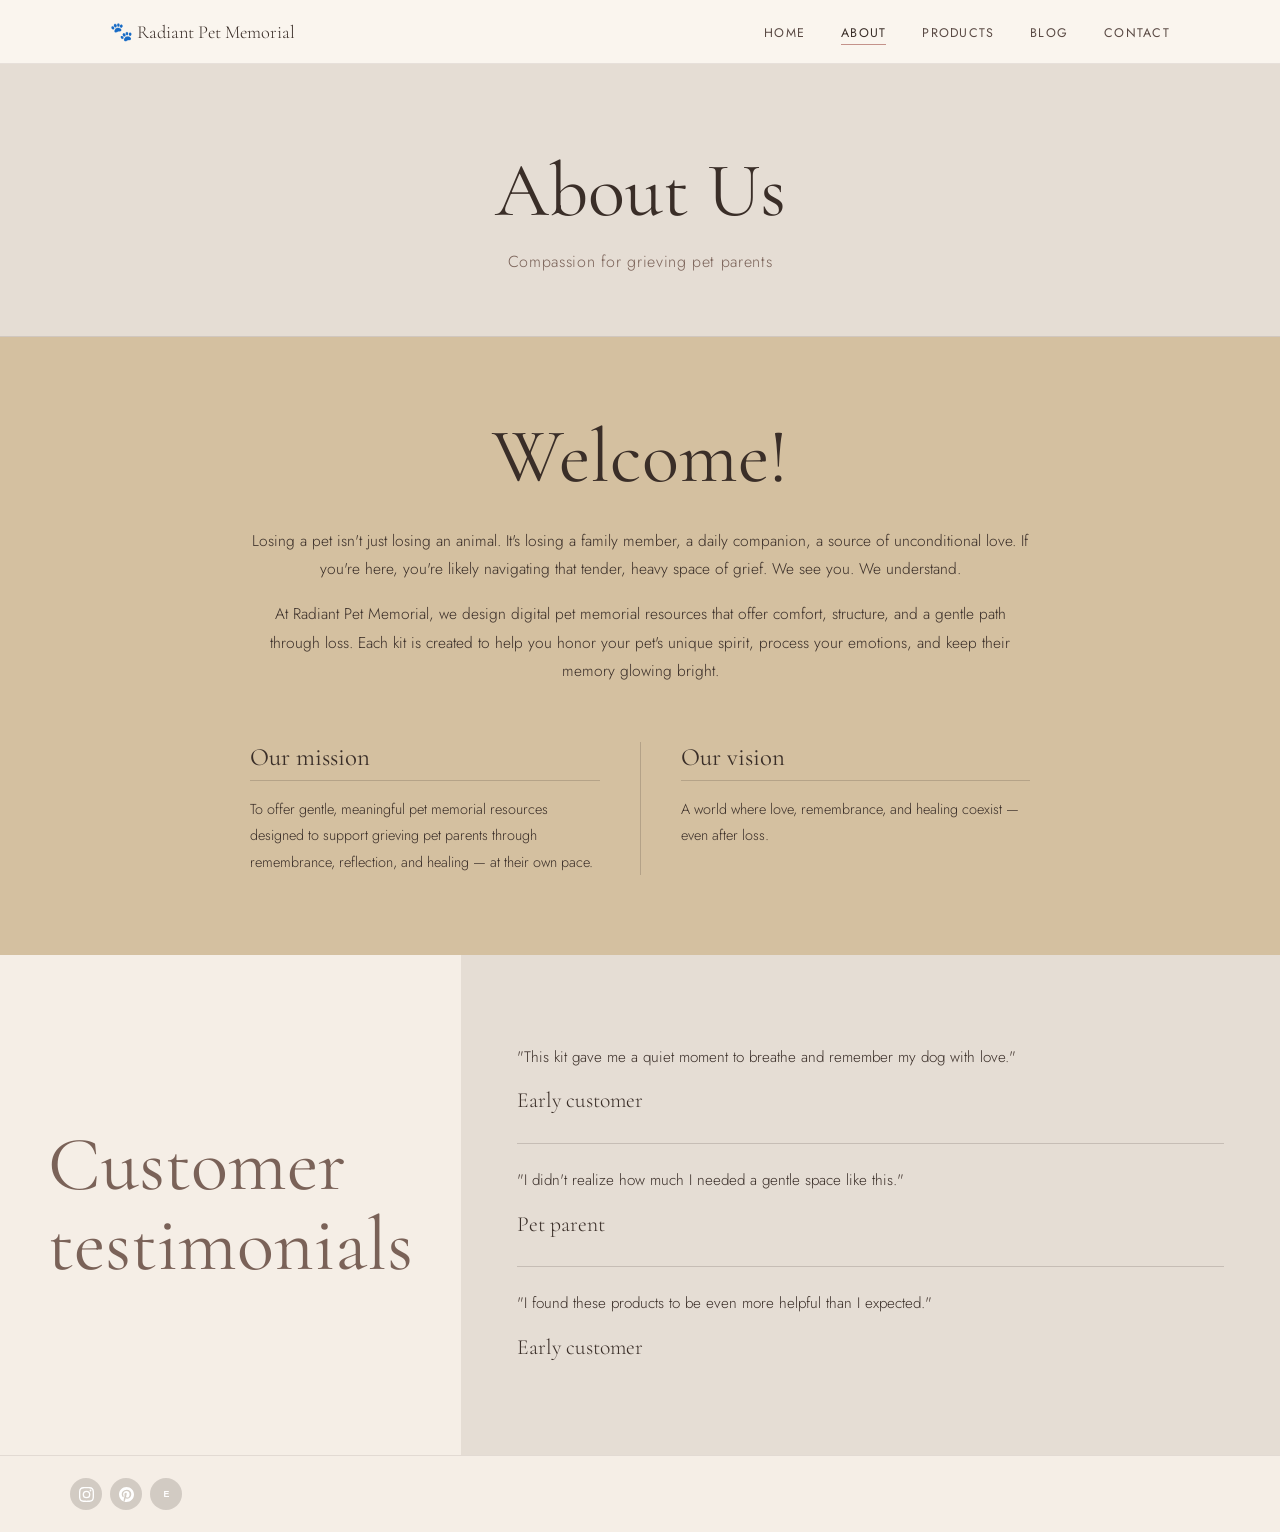
<file: about.html>
<!DOCTYPE html>
<html lang="en">
<head>
  <meta charset="UTF-8" />
  <meta name="viewport" content="width=device-width, initial-scale=1.0" />
  <title>About – Radiant Pet Memorial</title>
  <link rel="preconnect" href="https://fonts.googleapis.com" />
  <link rel="preconnect" href="https://fonts.gstatic.com" crossorigin />
  <link href="https://fonts.googleapis.com/css2?family=Cormorant+Garamond:ital,wght@0,300;0,400;0,500;1,300;1,400&family=Jost:wght@300;400;500&display=swap" rel="stylesheet" />
  <link rel="stylesheet" href="style.css" />
  <style>
    .about-hero {
      background: #e5ddd4;
      padding: 80px 40px 60px;
      text-align: center;
      border-bottom: 1px solid rgba(58,46,40,0.12);
    }
    .about-hero h1 {
      font-family: 'Cormorant Garamond', Georgia, serif;
      font-size: clamp(3rem, 6vw, 5rem);
      font-weight: 400;
      color: #3a2e28;
      margin-bottom: 0.6rem;
    }
    .about-hero p {
      font-size: 1rem;
      color: #7a6258;
      letter-spacing: 0.04em;
    }
  </style>
</head>
<body class="page">

  <nav class="navbar">
    <div class="nav-inner">
      <a href="index.html" class="nav-logo">🐾 Radiant Pet Memorial</a>
      <button class="nav-toggle" id="navToggle"><span></span><span></span><span></span></button>
      <ul class="nav-links" id="navLinks">
        <li><a href="index.html">Home</a></li>
        <li><a href="about.html" class="active">About</a></li>
        <li><a href="products.html">Products</a></li>
        <li><a href="blog.html">Blog</a></li>
        <li><a href="contact.html">Contact</a></li>
      </ul>
    </div>
  </nav>

  <div class="about-hero">
    <h1>About Us</h1>
    <p>Compassion for grieving pet parents</p>
  </div>

  <!-- WELCOME FULL -->
  <section class="sec-tan">
    <div class="sec-inner-sm">
      <div class="welcome-text">
        <h2 class="display">Welcome!</h2>
        <p>Losing a pet isn't just losing an animal. It's losing a family member, a daily companion, a source of unconditional love. If you're here, you're likely navigating that tender, heavy space of grief. We see you. We understand.</p>
        <p>At Radiant Pet Memorial, we design digital pet memorial resources that offer comfort, structure, and a gentle path through loss. Each kit is created to help you honor your pet's unique spirit, process your emotions, and keep their memory glowing bright.</p>
      </div>

      <div class="mission-vision">
        <div class="mv-col">
          <h3>Our mission</h3>
          <p>To offer gentle, meaningful pet memorial resources designed to support grieving pet parents through remembrance, reflection, and healing — at their own pace.</p>
        </div>
        <div class="mv-divider"></div>
        <div class="mv-col">
          <h3>Our vision</h3>
          <p>A world where love, remembrance, and healing coexist — even after loss.</p>
        </div>
      </div>
    </div>
  </section>

  <!-- TESTIMONIALS -->
  <div class="testimonials-layout">
    <div class="t-left">
      <h2 class="display muted">Customer<br />testimonials</h2>
    </div>
    <div class="t-right">
      <div class="testimonial">
        <p class="quote">"This kit gave me a quiet moment to breathe and remember my dog with love."</p>
        <p class="author">Early customer</p>
      </div>
      <hr class="t-hr" />
      <div class="testimonial">
        <p class="quote">"I didn't realize how much I needed a gentle space like this."</p>
        <p class="author">Pet parent</p>
      </div>
      <hr class="t-hr" />
      <div class="testimonial">
        <p class="quote">"I found these products to be even more helpful than I expected."</p>
        <p class="author">Early customer</p>
      </div>
    </div>
  </div>

  <footer class="footer">
    <div class="footer-inner">
      <div class="footer-social">
        <a href="https://www.instagram.com/radiantpetmemorial?igsh=MTEweGh0MDZ3ZXppZw==" target="_blank" rel="noopener" aria-label="Instagram" class="social-btn">
          <svg viewBox="0 0 24 24" fill="currentColor" width="15" height="15"><path d="M12 2.163c3.204 0 3.584.012 4.85.07 3.252.148 4.771 1.691 4.919 4.919.058 1.265.069 1.645.069 4.849 0 3.205-.012 3.584-.069 4.849-.149 3.225-1.664 4.771-4.919 4.919-1.266.058-1.644.07-4.85.07-3.204 0-3.584-.012-4.849-.07-3.26-.149-4.771-1.699-4.919-4.92-.058-1.265-.07-1.644-.07-4.849 0-3.204.013-3.583.07-4.849.149-3.227 1.664-4.771 4.919-4.919 1.266-.057 1.645-.069 4.849-.069zM12 0C8.741 0 8.333.014 7.053.072 2.695.272.273 2.69.073 7.052.014 8.333 0 8.741 0 12c0 3.259.014 3.668.072 4.948.2 4.358 2.618 6.78 6.98 6.98C8.333 23.986 8.741 24 12 24c3.259 0 3.668-.014 4.948-.072 4.354-.2 6.782-2.618 6.979-6.98.059-1.28.073-1.689.073-4.948 0-3.259-.014-3.667-.072-4.947-.196-4.354-2.617-6.78-6.979-6.98C15.668.014 15.259 0 12 0zm0 5.838a6.162 6.162 0 100 12.324 6.162 6.162 0 000-12.324zM12 16a4 4 0 110-8 4 4 0 010 8zm6.406-11.845a1.44 1.44 0 100 2.881 1.44 1.44 0 000-2.881z"/></svg>
        </a>
        <a href="https://de.pinterest.com/radiantpetmemorial/" target="_blank" rel="noopener" aria-label="Pinterest" class="social-btn">
          <svg viewBox="0 0 24 24" fill="currentColor" width="15" height="15"><path d="M12 0C5.373 0 0 5.373 0 12c0 5.084 3.163 9.426 7.627 11.174-.105-.949-.2-2.405.042-3.441.218-.937 1.407-5.965 1.407-5.965s-.359-.719-.359-1.782c0-1.668.967-2.914 2.171-2.914 1.023 0 1.518.769 1.518 1.69 0 1.029-.655 2.568-.994 3.995-.283 1.194.599 2.169 1.777 2.169 2.133 0 3.772-2.249 3.772-5.495 0-2.873-2.064-4.882-5.012-4.882-3.414 0-5.418 2.561-5.418 5.207 0 1.031.397 2.138.893 2.738a.36.36 0 01.083.345l-.333 1.36c-.053.22-.174.267-.402.161-1.499-.698-2.436-2.889-2.436-4.649 0-3.785 2.75-7.262 7.929-7.262 4.163 0 7.398 2.967 7.398 6.931 0 4.136-2.607 7.464-6.227 7.464-1.216 0-2.359-.632-2.75-1.378l-.748 2.853c-.271 1.043-1.002 2.35-1.492 3.146C9.57 23.812 10.763 24 12 24c6.627 0 12-5.373 12-12S18.627 0 12 0z"/></svg>
        </a>
        <a href="https://radiantpetmemorial.etsy.com" target="_blank" rel="noopener" aria-label="Etsy" class="social-btn">
          <svg viewBox="0 0 24 24" fill="currentColor" width="15" height="15" aria-hidden="true"><text x="12" y="16" text-anchor="middle" font-size="14" font-family="Arial, sans-serif" font-weight="700">E</text></svg>
        </a>
      </div>
    </div>
  </footer>

  <script src="script.js"></script>
</body>
</html>
</file>
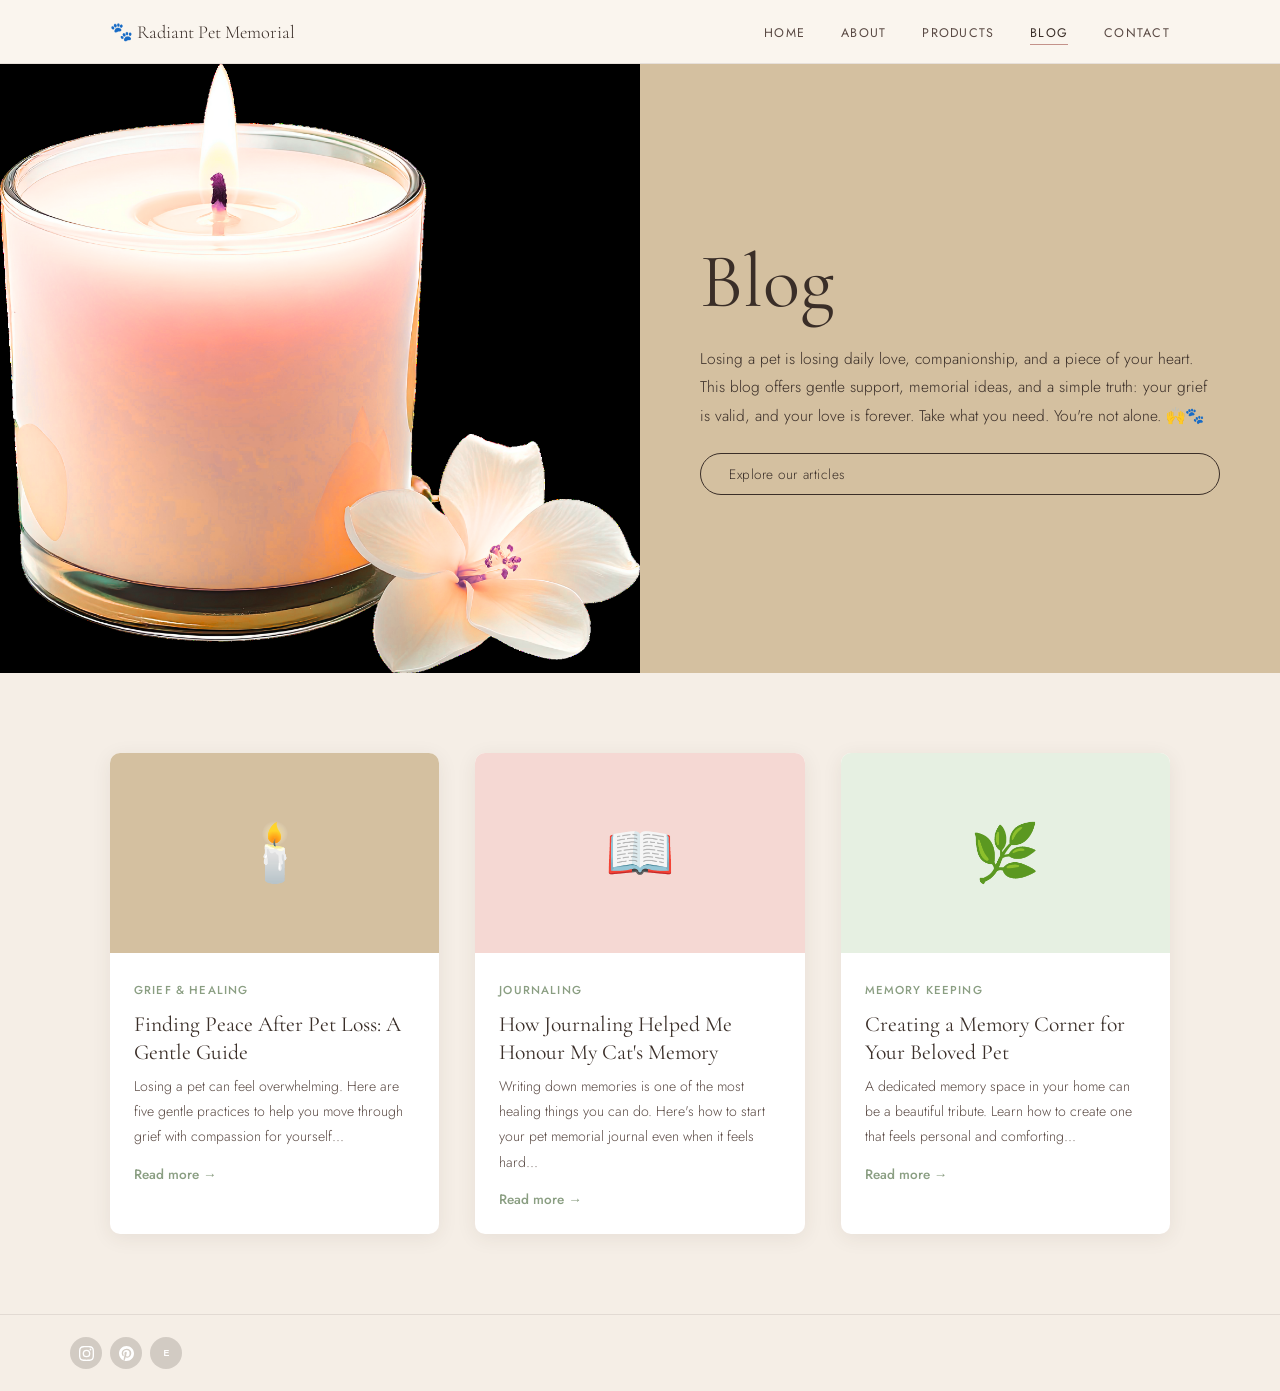
<file: blog.html>
<!DOCTYPE html>
<html lang="en">
<head>
  <meta charset="UTF-8" />
  <meta name="viewport" content="width=device-width, initial-scale=1.0" />
  <title>Blog – Radiant Pet Memorial</title>
  <link rel="preconnect" href="https://fonts.googleapis.com" />
  <link rel="preconnect" href="https://fonts.gstatic.com" crossorigin />
  <link href="https://fonts.googleapis.com/css2?family=Cormorant+Garamond:ital,wght@0,300;0,400;0,500;1,300;1,400&family=Jost:wght@300;400;500&display=swap" rel="stylesheet" />
  <link rel="stylesheet" href="style.css" />
</head>
<body class="page">

  <nav class="navbar">
    <div class="nav-inner">
      <a href="index.html" class="nav-logo">🐾 Radiant Pet Memorial</a>
      <button class="nav-toggle" id="navToggle"><span></span><span></span><span></span></button>
      <ul class="nav-links" id="navLinks">
        <li><a href="index.html">Home</a></li>
        <li><a href="about.html">About</a></li>
        <li><a href="products.html">Products</a></li>
        <li><a href="blog.html" class="active">Blog</a></li>
        <li><a href="contact.html">Contact</a></li>
      </ul>
    </div>
  </nav>

  <div class="blog-layout">
    <div class="blog-img-col sec-tan">
      <img src="images/blog-candle.png" alt="Candle with flower" />
    </div>
    <div class="blog-text-col sec-tan">
      <h2 class="display">Blog</h2>
      <p>Losing a pet is losing daily love, companionship, and a piece of your heart. This blog offers gentle support, memorial ideas, and a simple truth: your grief is valid, and your love is forever. Take what you need. You're not alone. 🙌🐾</p>
      <a href="#articles" class="btn-outline-dark">Explore our articles</a>
    </div>
  </div>

  <!-- ARTICLES -->
  <section class="sec-cream" id="articles">
    <div class="sec-inner">
      <div style="display:grid;grid-template-columns:repeat(auto-fill,minmax(300px,1fr));gap:36px;">

        <article style="background:#fff;border-radius:10px;overflow:hidden;box-shadow:0 4px 20px rgba(58,46,40,0.08);">
          <div style="background:#d4c0a0;height:200px;display:flex;align-items:center;justify-content:center;font-size:3.5rem;">🕯️</div>
          <div style="padding:24px;">
            <span style="font-size:0.72rem;letter-spacing:0.1em;text-transform:uppercase;color:#8a9e82;font-weight:500;">Grief &amp; Healing</span>
            <h3 style="font-family:'Cormorant Garamond',serif;font-size:1.35rem;font-weight:400;margin:10px 0 8px;line-height:1.3;">Finding Peace After Pet Loss: A Gentle Guide</h3>
            <p style="font-size:0.88rem;color:#5a4a44;line-height:1.8;">Losing a pet can feel overwhelming. Here are five gentle practices to help you move through grief with compassion for yourself...</p>
            <a href="#" style="display:inline-block;margin-top:14px;font-size:0.85rem;color:#8a9e82;font-weight:500;">Read more →</a>
          </div>
        </article>

        <article style="background:#fff;border-radius:10px;overflow:hidden;box-shadow:0 4px 20px rgba(58,46,40,0.08);">
          <div style="background:#f5d8d3;height:200px;display:flex;align-items:center;justify-content:center;font-size:3.5rem;">📖</div>
          <div style="padding:24px;">
            <span style="font-size:0.72rem;letter-spacing:0.1em;text-transform:uppercase;color:#8a9e82;font-weight:500;">Journaling</span>
            <h3 style="font-family:'Cormorant Garamond',serif;font-size:1.35rem;font-weight:400;margin:10px 0 8px;line-height:1.3;">How Journaling Helped Me Honour My Cat's Memory</h3>
            <p style="font-size:0.88rem;color:#5a4a44;line-height:1.8;">Writing down memories is one of the most healing things you can do. Here's how to start your pet memorial journal even when it feels hard...</p>
            <a href="#" style="display:inline-block;margin-top:14px;font-size:0.85rem;color:#8a9e82;font-weight:500;">Read more →</a>
          </div>
        </article>

        <article style="background:#fff;border-radius:10px;overflow:hidden;box-shadow:0 4px 20px rgba(58,46,40,0.08);">
          <div style="background:#e6f0e2;height:200px;display:flex;align-items:center;justify-content:center;font-size:3.5rem;">🌿</div>
          <div style="padding:24px;">
            <span style="font-size:0.72rem;letter-spacing:0.1em;text-transform:uppercase;color:#8a9e82;font-weight:500;">Memory Keeping</span>
            <h3 style="font-family:'Cormorant Garamond',serif;font-size:1.35rem;font-weight:400;margin:10px 0 8px;line-height:1.3;">Creating a Memory Corner for Your Beloved Pet</h3>
            <p style="font-size:0.88rem;color:#5a4a44;line-height:1.8;">A dedicated memory space in your home can be a beautiful tribute. Learn how to create one that feels personal and comforting...</p>
            <a href="#" style="display:inline-block;margin-top:14px;font-size:0.85rem;color:#8a9e82;font-weight:500;">Read more →</a>
          </div>
        </article>

      </div>
    </div>
  </section>

  <footer class="footer">
    <div class="footer-inner">
      <div class="footer-social">
        <a href="https://www.instagram.com/radiantpetmemorial?igsh=MTEweGh0MDZ3ZXppZw==" target="_blank" rel="noopener" aria-label="Instagram" class="social-btn">
          <svg viewBox="0 0 24 24" fill="currentColor" width="15" height="15"><path d="M12 2.163c3.204 0 3.584.012 4.85.07 3.252.148 4.771 1.691 4.919 4.919.058 1.265.069 1.645.069 4.849 0 3.205-.012 3.584-.069 4.849-.149 3.225-1.664 4.771-4.919 4.919-1.266.058-1.644.07-4.85.07-3.204 0-3.584-.012-4.849-.07-3.26-.149-4.771-1.699-4.919-4.92-.058-1.265-.07-1.644-.07-4.849 0-3.204.013-3.583.07-4.849.149-3.227 1.664-4.771 4.919-4.919 1.266-.057 1.645-.069 4.849-.069zM12 0C8.741 0 8.333.014 7.053.072 2.695.272.273 2.69.073 7.052.014 8.333 0 8.741 0 12c0 3.259.014 3.668.072 4.948.2 4.358 2.618 6.78 6.98 6.98C8.333 23.986 8.741 24 12 24c3.259 0 3.668-.014 4.948-.072 4.354-.2 6.782-2.618 6.979-6.98.059-1.28.073-1.689.073-4.948 0-3.259-.014-3.667-.072-4.947-.196-4.354-2.617-6.78-6.979-6.98C15.668.014 15.259 0 12 0zm0 5.838a6.162 6.162 0 100 12.324 6.162 6.162 0 000-12.324zM12 16a4 4 0 110-8 4 4 0 010 8zm6.406-11.845a1.44 1.44 0 100 2.881 1.44 1.44 0 000-2.881z"/></svg>
        </a>
        <a href="https://de.pinterest.com/radiantpetmemorial/" target="_blank" rel="noopener" aria-label="Pinterest" class="social-btn">
          <svg viewBox="0 0 24 24" fill="currentColor" width="15" height="15"><path d="M12 0C5.373 0 0 5.373 0 12c0 5.084 3.163 9.426 7.627 11.174-.105-.949-.2-2.405.042-3.441.218-.937 1.407-5.965 1.407-5.965s-.359-.719-.359-1.782c0-1.668.967-2.914 2.171-2.914 1.023 0 1.518.769 1.518 1.69 0 1.029-.655 2.568-.994 3.995-.283 1.194.599 2.169 1.777 2.169 2.133 0 3.772-2.249 3.772-5.495 0-2.873-2.064-4.882-5.012-4.882-3.414 0-5.418 2.561-5.418 5.207 0 1.031.397 2.138.893 2.738a.36.36 0 01.083.345l-.333 1.36c-.053.22-.174.267-.402.161-1.499-.698-2.436-2.889-2.436-4.649 0-3.785 2.75-7.262 7.929-7.262 4.163 0 7.398 2.967 7.398 6.931 0 4.136-2.607 7.464-6.227 7.464-1.216 0-2.359-.632-2.75-1.378l-.748 2.853c-.271 1.043-1.002 2.35-1.492 3.146C9.57 23.812 10.763 24 12 24c6.627 0 12-5.373 12-12S18.627 0 12 0z"/></svg>
        </a>
        <a href="https://radiantpetmemorial.etsy.com" target="_blank" rel="noopener" aria-label="Etsy" class="social-btn">
          <svg viewBox="0 0 24 24" fill="currentColor" width="15" height="15" aria-hidden="true"><text x="12" y="16" text-anchor="middle" font-size="14" font-family="Arial, sans-serif" font-weight="700">E</text></svg>
        </a>
      </div>
    </div>
  </footer>

  <script src="script.js"></script>
</body>
</html>
</file>
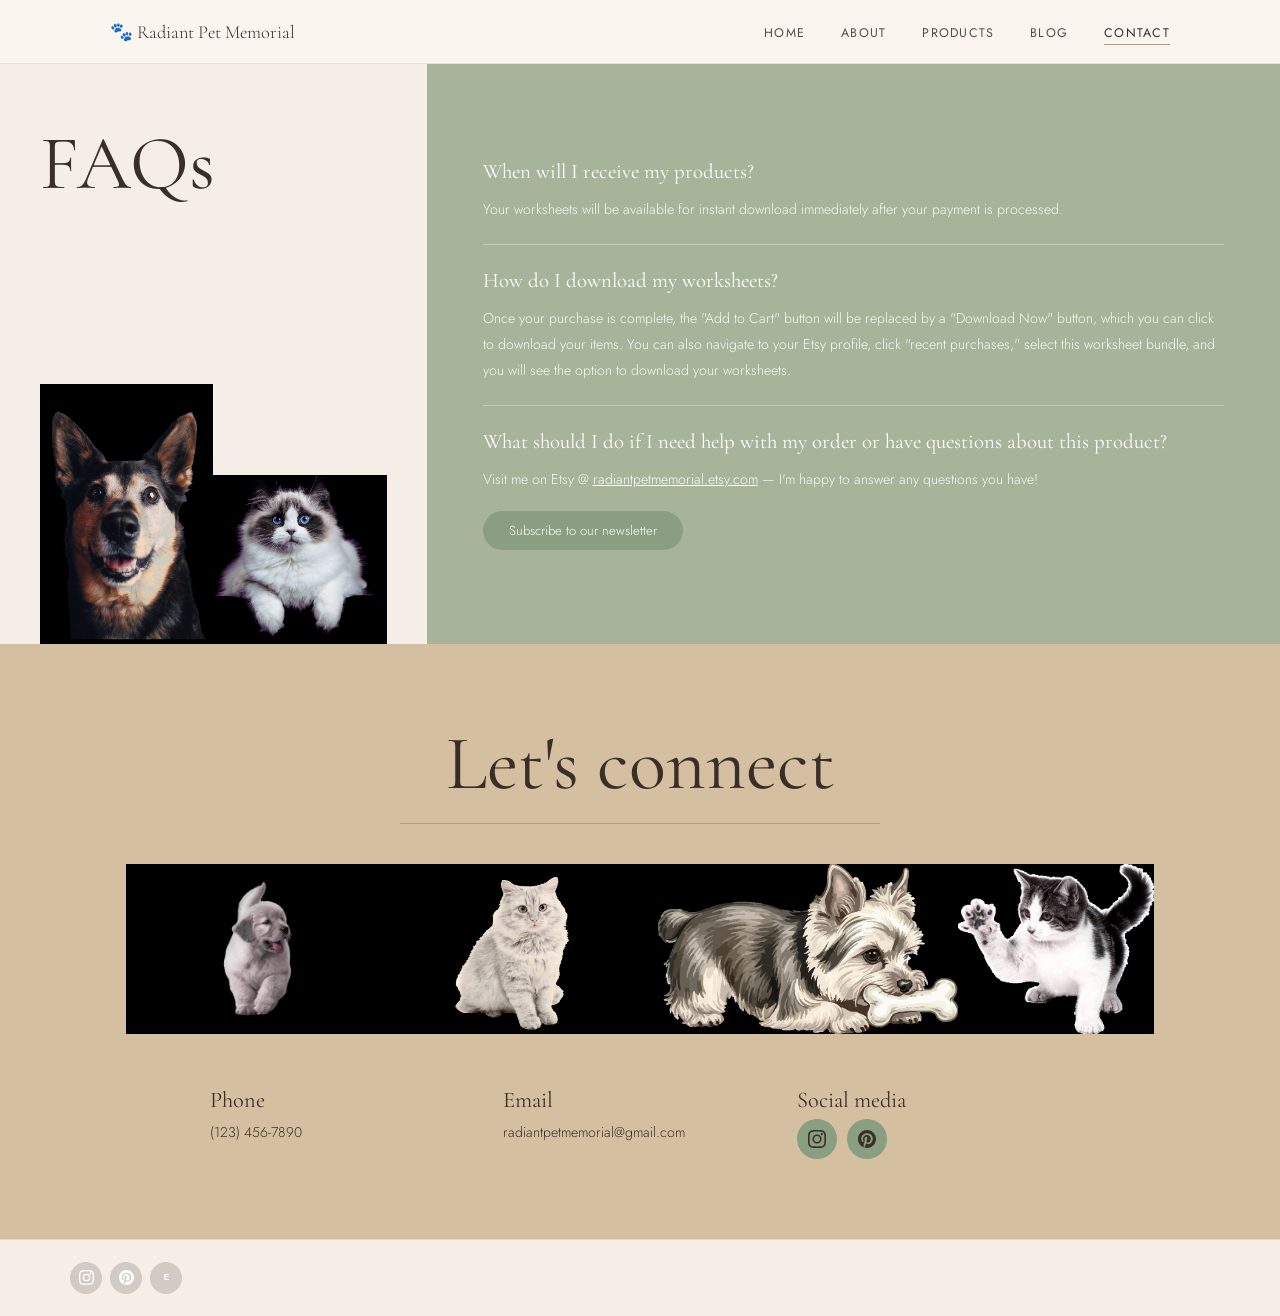
<file: contact.html>
<!DOCTYPE html>
<html lang="en">
<head>
  <meta charset="UTF-8" />
  <meta name="viewport" content="width=device-width, initial-scale=1.0" />
  <title>Contact – Radiant Pet Memorial</title>
  <link rel="preconnect" href="https://fonts.googleapis.com" />
  <link rel="preconnect" href="https://fonts.gstatic.com" crossorigin />
  <link href="https://fonts.googleapis.com/css2?family=Cormorant+Garamond:ital,wght@0,300;0,400;0,500;1,300;1,400&family=Jost:wght@300;400;500&display=swap" rel="stylesheet" />
  <link rel="stylesheet" href="style.css" />
</head>
<body class="page">

  <nav class="navbar">
    <div class="nav-inner">
      <a href="index.html" class="nav-logo">🐾 Radiant Pet Memorial</a>
      <button class="nav-toggle" id="navToggle"><span></span><span></span><span></span></button>
      <ul class="nav-links" id="navLinks">
        <li><a href="index.html">Home</a></li>
        <li><a href="about.html">About</a></li>
        <li><a href="products.html">Products</a></li>
        <li><a href="blog.html">Blog</a></li>
        <li><a href="contact.html" class="active">Contact</a></li>
      </ul>
    </div>
  </nav>

  <!-- FAQs -->
  <div class="faq-layout">
    <div class="faq-left">
      <h2 class="display">FAQs</h2>
      <div class="faq-pets">
        <img src="images/faq-dog.png" alt="Dog" />
        <img src="images/faq-cat.png" alt="Cat" />
      </div>
    </div>
    <div class="faq-right">

      <div class="faq-item">
        <h3>When will I receive my products?</h3>
        <p>Your worksheets will be available for instant download immediately after your payment is processed.</p>
      </div>
      <hr class="faq-hr" />

      <div class="faq-item">
        <h3>How do I download my worksheets?</h3>
        <p>Once your purchase is complete, the "Add to Cart" button will be replaced by a "Download Now" button, which you can click to download your items. You can also navigate to your Etsy profile, click "recent purchases," select this worksheet bundle, and you will see the option to download your worksheets.</p>
      </div>
      <hr class="faq-hr" />

      <div class="faq-item">
        <h3>What should I do if I need help with my order or have questions about this product?</h3>
        <p>Visit me on Etsy @ <a href="https://radiantpetmemorial.etsy.com" target="_blank" rel="noopener">radiantpetmemorial.etsy.com</a> — I'm happy to answer any questions you have!</p>
        <a href="#connect" class="btn-newsletter">Subscribe to our newsletter</a>
      </div>

    </div>
  </div>

  <!-- LET'S CONNECT -->
  <section class="sec-tan" id="connect">
    <div class="sec-inner">
      <div class="connect-wrap">
        <h2 class="display">Let's connect</h2>
        <hr class="connect-rule" />

        <div class="connect-pets">
          <img src="images/connect-puppy.png" alt="Puppy" />
          <img src="images/connect-fluffy-cat.png" alt="Fluffy cat" />
          <img src="images/connect-yorkie.png" alt="Yorkie with bone" />
          <img src="images/connect-kitten.png" alt="Kitten" />
        </div>

        <div class="connect-cols">
          <div class="connect-col">
            <h4>Phone</h4>
            <p><a href="tel:+11234567890">(123) 456-7890</a></p>
          </div>
          <div class="connect-col">
            <h4>Email</h4>
            <p><a href="mailto:radiantpetmemorial@gmail.com">radiantpetmemorial@gmail.com</a></p>
          </div>
          <div class="connect-col">
            <h4>Social media</h4>
            <div class="social-row">
              <a href="https://www.instagram.com/radiantpetmemorial?igsh=MTEweGh0MDZ3ZXppZw==" target="_blank" rel="noopener" aria-label="Instagram" class="social-btn">
                <svg viewBox="0 0 24 24" fill="currentColor" width="18" height="18"><path d="M12 2.163c3.204 0 3.584.012 4.85.07 3.252.148 4.771 1.691 4.919 4.919.058 1.265.069 1.645.069 4.849 0 3.205-.012 3.584-.069 4.849-.149 3.225-1.664 4.771-4.919 4.919-1.266.058-1.644.07-4.85.07-3.204 0-3.584-.012-4.849-.07-3.26-.149-4.771-1.699-4.919-4.92-.058-1.265-.07-1.644-.07-4.849 0-3.204.013-3.583.07-4.849.149-3.227 1.664-4.771 4.919-4.919 1.266-.057 1.645-.069 4.849-.069zM12 0C8.741 0 8.333.014 7.053.072 2.695.272.273 2.69.073 7.052.014 8.333 0 8.741 0 12c0 3.259.014 3.668.072 4.948.2 4.358 2.618 6.78 6.98 6.98C8.333 23.986 8.741 24 12 24c3.259 0 3.668-.014 4.948-.072 4.354-.2 6.782-2.618 6.979-6.98.059-1.28.073-1.689.073-4.948 0-3.259-.014-3.667-.072-4.947-.196-4.354-2.617-6.78-6.979-6.98C15.668.014 15.259 0 12 0zm0 5.838a6.162 6.162 0 100 12.324 6.162 6.162 0 000-12.324zM12 16a4 4 0 110-8 4 4 0 010 8zm6.406-11.845a1.44 1.44 0 100 2.881 1.44 1.44 0 000-2.881z"/></svg>
              </a>
              <a href="https://de.pinterest.com/radiantpetmemorial/" target="_blank" rel="noopener" aria-label="Pinterest" class="social-btn">
                <svg viewBox="0 0 24 24" fill="currentColor" width="18" height="18"><path d="M12 0C5.373 0 0 5.373 0 12c0 5.084 3.163 9.426 7.627 11.174-.105-.949-.2-2.405.042-3.441.218-.937 1.407-5.965 1.407-5.965s-.359-.719-.359-1.782c0-1.668.967-2.914 2.171-2.914 1.023 0 1.518.769 1.518 1.69 0 1.029-.655 2.568-.994 3.995-.283 1.194.599 2.169 1.777 2.169 2.133 0 3.772-2.249 3.772-5.495 0-2.873-2.064-4.882-5.012-4.882-3.414 0-5.418 2.561-5.418 5.207 0 1.031.397 2.138.893 2.738a.36.36 0 01.083.345l-.333 1.36c-.053.22-.174.267-.402.161-1.499-.698-2.436-2.889-2.436-4.649 0-3.785 2.75-7.262 7.929-7.262 4.163 0 7.398 2.967 7.398 6.931 0 4.136-2.607 7.464-6.227 7.464-1.216 0-2.359-.632-2.75-1.378l-.748 2.853c-.271 1.043-1.002 2.35-1.492 3.146C9.57 23.812 10.763 24 12 24c6.627 0 12-5.373 12-12S18.627 0 12 0z"/></svg>
              </a>
            </div>
          </div>
        </div>
      </div>
    </div>
  </section>

  <footer class="footer">
    <div class="footer-inner">
      <div class="footer-social">
        <a href="https://www.instagram.com/radiantpetmemorial?igsh=MTEweGh0MDZ3ZXppZw==" target="_blank" rel="noopener" aria-label="Instagram" class="social-btn">
          <svg viewBox="0 0 24 24" fill="currentColor" width="15" height="15"><path d="M12 2.163c3.204 0 3.584.012 4.85.07 3.252.148 4.771 1.691 4.919 4.919.058 1.265.069 1.645.069 4.849 0 3.205-.012 3.584-.069 4.849-.149 3.225-1.664 4.771-4.919 4.919-1.266.058-1.644.07-4.85.07-3.204 0-3.584-.012-4.849-.07-3.26-.149-4.771-1.699-4.919-4.92-.058-1.265-.07-1.644-.07-4.849 0-3.204.013-3.583.07-4.849.149-3.227 1.664-4.771 4.919-4.919 1.266-.057 1.645-.069 4.849-.069zM12 0C8.741 0 8.333.014 7.053.072 2.695.272.273 2.69.073 7.052.014 8.333 0 8.741 0 12c0 3.259.014 3.668.072 4.948.2 4.358 2.618 6.78 6.98 6.98C8.333 23.986 8.741 24 12 24c3.259 0 3.668-.014 4.948-.072 4.354-.2 6.782-2.618 6.979-6.98.059-1.28.073-1.689.073-4.948 0-3.259-.014-3.667-.072-4.947-.196-4.354-2.617-6.78-6.979-6.98C15.668.014 15.259 0 12 0zm0 5.838a6.162 6.162 0 100 12.324 6.162 6.162 0 000-12.324zM12 16a4 4 0 110-8 4 4 0 010 8zm6.406-11.845a1.44 1.44 0 100 2.881 1.44 1.44 0 000-2.881z"/></svg>
        </a>
        <a href="https://de.pinterest.com/radiantpetmemorial/" target="_blank" rel="noopener" aria-label="Pinterest" class="social-btn">
          <svg viewBox="0 0 24 24" fill="currentColor" width="15" height="15"><path d="M12 0C5.373 0 0 5.373 0 12c0 5.084 3.163 9.426 7.627 11.174-.105-.949-.2-2.405.042-3.441.218-.937 1.407-5.965 1.407-5.965s-.359-.719-.359-1.782c0-1.668.967-2.914 2.171-2.914 1.023 0 1.518.769 1.518 1.69 0 1.029-.655 2.568-.994 3.995-.283 1.194.599 2.169 1.777 2.169 2.133 0 3.772-2.249 3.772-5.495 0-2.873-2.064-4.882-5.012-4.882-3.414 0-5.418 2.561-5.418 5.207 0 1.031.397 2.138.893 2.738a.36.36 0 01.083.345l-.333 1.36c-.053.22-.174.267-.402.161-1.499-.698-2.436-2.889-2.436-4.649 0-3.785 2.75-7.262 7.929-7.262 4.163 0 7.398 2.967 7.398 6.931 0 4.136-2.607 7.464-6.227 7.464-1.216 0-2.359-.632-2.75-1.378l-.748 2.853c-.271 1.043-1.002 2.35-1.492 3.146C9.57 23.812 10.763 24 12 24c6.627 0 12-5.373 12-12S18.627 0 12 0z"/></svg>
        </a>
        <a href="https://radiantpetmemorial.etsy.com" target="_blank" rel="noopener" aria-label="Etsy" class="social-btn">
          <svg viewBox="0 0 24 24" fill="currentColor" width="15" height="15" aria-hidden="true"><text x="12" y="16" text-anchor="middle" font-size="14" font-family="Arial, sans-serif" font-weight="700">E</text></svg>
        </a>
      </div>
    </div>
  </footer>

  <script src="script.js"></script>
</body>
</html>
</file>
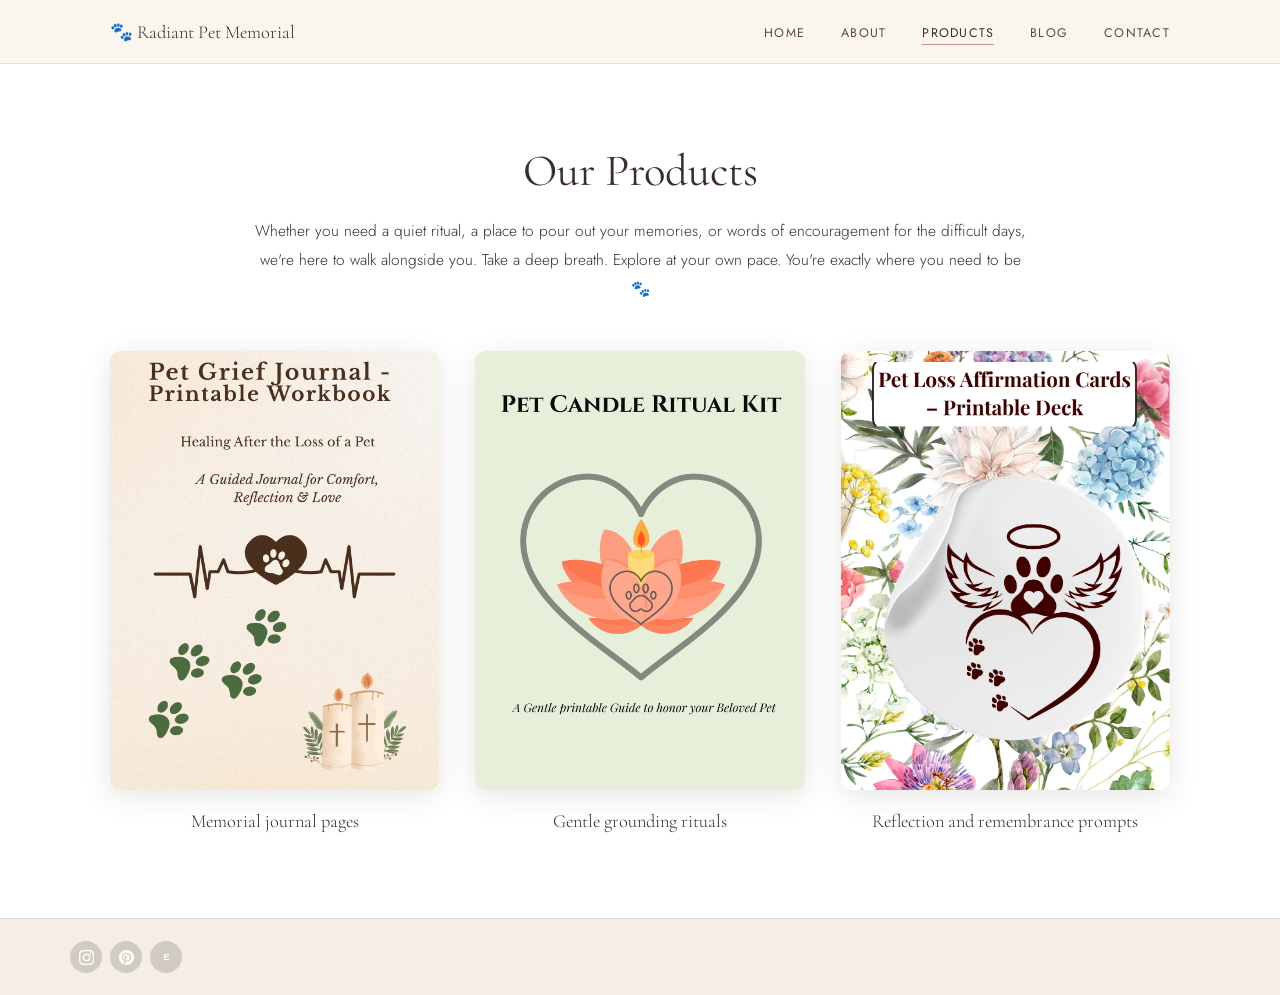
<file: products.html>
<!DOCTYPE html>
<html lang="en">
<head>
  <meta charset="UTF-8" />
  <meta name="viewport" content="width=device-width, initial-scale=1.0" />
  <title>Products – Radiant Pet Memorial</title>
  <link rel="preconnect" href="https://fonts.googleapis.com" />
  <link rel="preconnect" href="https://fonts.gstatic.com" crossorigin />
  <link href="https://fonts.googleapis.com/css2?family=Cormorant+Garamond:ital,wght@0,300;0,400;0,500;1,300;1,400&family=Jost:wght@300;400;500&display=swap" rel="stylesheet" />
  <link rel="stylesheet" href="style.css" />
</head>
<body class="page">

  <nav class="navbar">
    <div class="nav-inner">
      <a href="index.html" class="nav-logo">🐾 Radiant Pet Memorial</a>
      <button class="nav-toggle" id="navToggle"><span></span><span></span><span></span></button>
      <ul class="nav-links" id="navLinks">
        <li><a href="index.html">Home</a></li>
        <li><a href="about.html">About</a></li>
        <li><a href="products.html" class="active">Products</a></li>
        <li><a href="blog.html">Blog</a></li>
        <li><a href="contact.html">Contact</a></li>
      </ul>
    </div>
  </nav>

  <section class="sec-white">
    <div class="sec-inner">
      <h2 class="heading center">Our Products</h2>
      <div class="products-intro">
        <p>Whether you need a quiet ritual, a place to pour out your memories, or words of encouragement for the difficult days, we're here to walk alongside you. Take a deep breath. Explore at your own pace. You're exactly where you need to be 🐾</p>
      </div>
      <div class="products-grid">

        <div class="product-card">
          <img src="images/product-journal.png" alt="Pet Grief Journal – Printable Workbook" />
          <p class="product-label">Memorial journal pages</p>
        </div>

        <div class="product-card">
          <img src="images/product-candle-kit.png" alt="Pet Candle Ritual Kit" />
          <p class="product-label">Gentle grounding rituals</p>
        </div>

        <div class="product-card">
          <img src="images/product-affirmation.png" alt="Pet Loss Affirmation Cards – Printable Deck" />
          <p class="product-label">Reflection and remembrance prompts</p>
        </div>

      </div>
    </div>
  </section>

  <footer class="footer">
    <div class="footer-inner">
      <div class="footer-social">
        <a href="https://www.instagram.com/radiantpetmemorial?igsh=MTEweGh0MDZ3ZXppZw==" target="_blank" rel="noopener" aria-label="Instagram" class="social-btn">
          <svg viewBox="0 0 24 24" fill="currentColor" width="15" height="15"><path d="M12 2.163c3.204 0 3.584.012 4.85.07 3.252.148 4.771 1.691 4.919 4.919.058 1.265.069 1.645.069 4.849 0 3.205-.012 3.584-.069 4.849-.149 3.225-1.664 4.771-4.919 4.919-1.266.058-1.644.07-4.85.07-3.204 0-3.584-.012-4.849-.07-3.26-.149-4.771-1.699-4.919-4.92-.058-1.265-.07-1.644-.07-4.849 0-3.204.013-3.583.07-4.849.149-3.227 1.664-4.771 4.919-4.919 1.266-.057 1.645-.069 4.849-.069zM12 0C8.741 0 8.333.014 7.053.072 2.695.272.273 2.69.073 7.052.014 8.333 0 8.741 0 12c0 3.259.014 3.668.072 4.948.2 4.358 2.618 6.78 6.98 6.98C8.333 23.986 8.741 24 12 24c3.259 0 3.668-.014 4.948-.072 4.354-.2 6.782-2.618 6.979-6.98.059-1.28.073-1.689.073-4.948 0-3.259-.014-3.667-.072-4.947-.196-4.354-2.617-6.78-6.979-6.98C15.668.014 15.259 0 12 0zm0 5.838a6.162 6.162 0 100 12.324 6.162 6.162 0 000-12.324zM12 16a4 4 0 110-8 4 4 0 010 8zm6.406-11.845a1.44 1.44 0 100 2.881 1.44 1.44 0 000-2.881z"/></svg>
        </a>
        <a href="https://de.pinterest.com/radiantpetmemorial/" target="_blank" rel="noopener" aria-label="Pinterest" class="social-btn">
          <svg viewBox="0 0 24 24" fill="currentColor" width="15" height="15"><path d="M12 0C5.373 0 0 5.373 0 12c0 5.084 3.163 9.426 7.627 11.174-.105-.949-.2-2.405.042-3.441.218-.937 1.407-5.965 1.407-5.965s-.359-.719-.359-1.782c0-1.668.967-2.914 2.171-2.914 1.023 0 1.518.769 1.518 1.69 0 1.029-.655 2.568-.994 3.995-.283 1.194.599 2.169 1.777 2.169 2.133 0 3.772-2.249 3.772-5.495 0-2.873-2.064-4.882-5.012-4.882-3.414 0-5.418 2.561-5.418 5.207 0 1.031.397 2.138.893 2.738a.36.36 0 01.083.345l-.333 1.36c-.053.22-.174.267-.402.161-1.499-.698-2.436-2.889-2.436-4.649 0-3.785 2.75-7.262 7.929-7.262 4.163 0 7.398 2.967 7.398 6.931 0 4.136-2.607 7.464-6.227 7.464-1.216 0-2.359-.632-2.75-1.378l-.748 2.853c-.271 1.043-1.002 2.35-1.492 3.146C9.57 23.812 10.763 24 12 24c6.627 0 12-5.373 12-12S18.627 0 12 0z"/></svg>
        </a>
        <a href="https://radiantpetmemorial.etsy.com" target="_blank" rel="noopener" aria-label="Etsy" class="social-btn">
          <svg viewBox="0 0 24 24" fill="currentColor" width="15" height="15" aria-hidden="true"><text x="12" y="16" text-anchor="middle" font-size="14" font-family="Arial, sans-serif" font-weight="700">E</text></svg>
        </a>
      </div>
    </div>
  </footer>

  <script src="script.js"></script>
</body>
</html>
</file>
<file: style.css>
/* ===== RESET ===== */
*, *::before, *::after { box-sizing: border-box; margin: 0; padding: 0; }
html { scroll-behavior: smooth; }
body {
  font-family: 'Jost', Arial, sans-serif;
  font-weight: 300;
  color: #3a2e28;
  background: #fff;
  overflow-x: hidden;
}
a { text-decoration: none; color: inherit; }
img { display: block; max-width: 100%; }

/* ===== NAV ===== */
.navbar {
  position: fixed;
  top: 0; left: 0; right: 0;
  z-index: 100;
  background: rgba(250,245,238,0.96);
  backdrop-filter: blur(10px);
  border-bottom: 1px solid rgba(58,46,40,0.1);
  height: 64px;
  display: flex;
  align-items: center;
}
.nav-inner {
  max-width: 1140px;
  margin: 0 auto;
  padding: 0 40px;
  width: 100%;
  display: flex;
  align-items: center;
  justify-content: space-between;
}
.nav-logo {
  font-family: 'Cormorant Garamond', Georgia, serif;
  font-size: 1.15rem;
  color: #3a2e28;
  display: flex;
  align-items: center;
  gap: 7px;
}
.nav-logo img {
  width: 28px;
  height: 28px;
  object-fit: contain;
  display: inline-block;
}
.nav-links {
  list-style: none;
  display: flex;
  gap: 36px;
}
.nav-links a {
  font-size: 0.78rem;
  font-weight: 400;
  letter-spacing: 0.1em;
  text-transform: uppercase;
  color: #5a4a44;
  transition: color 0.2s;
  position: relative;
  padding-bottom: 3px;
}
.nav-links a::after {
  content: '';
  position: absolute;
  bottom: 0; left: 0; right: 0;
  height: 1px;
  background: #c4928a;
  transform: scaleX(0);
  transition: transform 0.25s;
}
.nav-links a:hover, .nav-links a.active { color: #3a2e28; }
.nav-links a:hover::after, .nav-links a.active::after { transform: scaleX(1); }

.nav-toggle {
  display: none;
  flex-direction: column;
  gap: 5px;
  background: none;
  border: none;
  cursor: pointer;
}
.nav-toggle span { display: block; width: 24px; height: 1.5px; background: #3a2e28; }

/* ===== PAGE WRAPPER ===== */
.page { padding-top: 64px; }

/* ===== HERO (Home) ===== */
.hero {
  width: 100%;
  line-height: 0;
  position: relative;
}
.hero img {
  width: 100%;
  height: auto;
  display: block;
}

/* ===== SECTION SHARED ===== */
.sec-tan    { background: #d4c0a0; }
.sec-white  { background: #ffffff; }
.sec-cream  { background: #f5eee6; }
.sec-taupe  { background: #e5ddd4; }
.sec-sage   { background: #a8b49a; }

.sec-inner {
  max-width: 1140px;
  margin: 0 auto;
  padding: 80px 40px;
}
.sec-inner-sm {
  max-width: 860px;
  margin: 0 auto;
  padding: 80px 40px;
}

/* ===== TYPOGRAPHY ===== */
.display {
  font-family: 'Cormorant Garamond', Georgia, serif;
  font-weight: 400;
  font-size: clamp(3rem, 6vw, 5.5rem);
  line-height: 1.05;
  color: #3a2e28;
}
.display.muted { color: #7a6258; }

.heading {
  font-family: 'Cormorant Garamond', Georgia, serif;
  font-weight: 400;
  font-size: clamp(1.8rem, 3.5vw, 2.8rem);
  color: #3a2e28;
  margin-bottom: 1.2rem;
}
.heading.center { text-align: center; }

body p { line-height: 1.85; font-size: 0.97rem; }

/* ===== BUTTONS ===== */
.btn-sage {
  display: inline-block;
  padding: 10px 28px;
  background: #8a9e82;
  color: #fff;
  font-family: 'Jost', sans-serif;
  font-size: 0.85rem;
  font-weight: 400;
  letter-spacing: 0.04em;
  border-radius: 50px;
  transition: background 0.2s;
  margin-top: 1.4rem;
}
.btn-sage:hover { background: #728670; }

.btn-outline-dark {
  display: inline-block;
  padding: 10px 28px;
  background: transparent;
  color: #3a2e28;
  font-family: 'Jost', sans-serif;
  font-size: 0.85rem;
  letter-spacing: 0.04em;
  border-radius: 50px;
  border: 1.5px solid #3a2e28;
  transition: all 0.2s;
  margin-top: 1.4rem;
}
.btn-outline-dark:hover { background: #3a2e28; color: #fff; }

.btn-newsletter {
  display: inline-block;
  padding: 10px 26px;
  background: #8a9e82;
  color: #fff;
  font-family: 'Jost', sans-serif;
  font-size: 0.82rem;
  border-radius: 50px;
  margin-top: 1.2rem;
  transition: background 0.2s;
}
.btn-newsletter:hover { background: #728670; }

/* ===== WELCOME (Home / About) ===== */
.welcome-text { text-align: center; }
.welcome-text .display { margin-bottom: 1.8rem; }
.welcome-text p { max-width: 780px; margin: 0 auto 1rem; color: #3a2e28; }

.mission-vision {
  display: grid;
  grid-template-columns: 1fr 1px 1fr;
  gap: 40px;
  margin-top: 3.5rem;
  text-align: left;
}
.mv-divider { background: rgba(58,46,40,0.2); }
.mv-col h3 {
  font-family: 'Cormorant Garamond', Georgia, serif;
  font-size: 1.55rem;
  font-weight: 400;
  color: #3a2e28;
  border-bottom: 1px solid rgba(58,46,40,0.2);
  padding-bottom: 0.5rem;
  margin-bottom: 0.9rem;
}
.mv-col p { font-size: 0.9rem; color: #3a2e28; margin: 0; }

/* ===== PRODUCTS ===== */
.products-intro { text-align: center; max-width: 780px; margin: 0 auto 3rem; }
.products-grid {
  display: grid;
  grid-template-columns: repeat(3, 1fr);
  gap: 36px;
}
.product-card { display: flex; flex-direction: column; align-items: center; }
.product-card img {
  width: 100%;
  aspect-ratio: 3/4;
  object-fit: cover;
  border-radius: 10px;
  box-shadow: 0 6px 28px rgba(58,46,40,0.12);
  margin-bottom: 14px;
}
.product-label {
  font-family: 'Cormorant Garamond', Georgia, serif;
  font-size: 1.15rem;
  text-align: center;
  color: #3a2e28;
}

/* ===== BLOG ===== */
.blog-layout {
  display: grid;
  grid-template-columns: 1fr 1fr;
  min-height: 540px;
}
.blog-img-col { overflow: hidden; }
.blog-img-col img { width: 100%; height: 100%; object-fit: cover; }
.blog-text-col {
  padding: 72px 60px;
  display: flex;
  flex-direction: column;
  justify-content: center;
}
.blog-text-col .display { margin-bottom: 1.4rem; }
.blog-text-col p { color: #3a2e28; }

/* ===== TESTIMONIALS ===== */
.testimonials-layout {
  display: grid;
  grid-template-columns: 1fr 2fr;
  min-height: 500px;
}
.t-left {
  background: #f5eee6;
  display: flex;
  align-items: center;
  justify-content: center;
  padding: 60px 48px;
}
.t-right {
  background: #e5ddd4;
  padding: 60px 56px;
  display: flex;
  flex-direction: column;
  justify-content: center;
}
.testimonial { padding: 22px 0; }
.testimonial p.quote { font-size: 0.95rem; line-height: 1.85; color: #3a2e28; margin-bottom: 10px; }
.testimonial p.author {
  font-family: 'Cormorant Garamond', Georgia, serif;
  font-size: 1.35rem;
  color: #3a2e28;
}
.t-hr { border: none; border-top: 1px solid rgba(58,46,40,0.18); }

/* ===== FAQs ===== */
.faq-layout {
  display: grid;
  grid-template-columns: 1fr 2fr;
  min-height: 580px;
}
.faq-left {
  background: #f5eee6;
  padding: 60px 40px 0;
  display: flex;
  flex-direction: column;
  overflow: hidden;
}
.faq-left .display { margin-bottom: 32px; }
.faq-pets { display: flex; gap: 0; align-items: flex-end; flex: 1; }
.faq-pets img { width: 50%; object-fit: contain; }

.faq-right {
  background: #a8b49a;
  padding: 60px 56px;
  display: flex;
  flex-direction: column;
  justify-content: center;
}
.faq-item { padding: 22px 0; }
.faq-item h3 {
  font-family: 'Cormorant Garamond', Georgia, serif;
  font-size: 1.3rem;
  font-weight: 400;
  color: #fff;
  margin-bottom: 10px;
  line-height: 1.35;
}
.faq-item p { font-size: 0.88rem; line-height: 1.85; color: rgba(255,255,255,0.92); }
.faq-item p a { color: #fff; text-decoration: underline; }
.faq-hr { border: none; border-top: 1px solid rgba(255,255,255,0.3); }

/* ===== LET'S CONNECT ===== */
.connect-wrap { text-align: center; }
.connect-wrap .display { margin-bottom: 18px; }
.connect-rule {
  border: none;
  border-top: 1px solid rgba(58,46,40,0.22);
  max-width: 480px;
  margin: 0 auto 40px;
}
.connect-pets {
  display: flex;
  justify-content: center;
  align-items: flex-end;
  margin-bottom: 52px;
}
.connect-pets img { height: 170px; width: auto; object-fit: contain; }

.connect-cols {
  display: grid;
  grid-template-columns: repeat(3, 1fr);
  gap: 20px;
  text-align: left;
  max-width: 860px;
  margin: 0 auto;
}
.connect-col h4 {
  font-family: 'Cormorant Garamond', Georgia, serif;
  font-size: 1.4rem;
  font-weight: 400;
  margin-bottom: 6px;
  color: #3a2e28;
}
.connect-col p, .connect-col a { font-size: 0.88rem; color: #3a2e28; }
.connect-col a:hover { text-decoration: underline; }

.social-row { display: flex; gap: 10px; margin-top: 6px; }
.social-btn {
  width: 40px; height: 40px;
  border-radius: 50%;
  background: #8a9e82;
  color: #fff;
  display: flex; align-items: center; justify-content: center;
  transition: background 0.2s, transform 0.2s;
}
.social-btn:hover { background: #6e8468; transform: translateY(-2px); }

/* ===== FOOTER ===== */
.footer {
  background: #f5eee6;
  border-top: 1px solid rgba(58,46,40,0.1);
  padding: 22px 40px;
}
.footer-inner {
  max-width: 1140px;
  margin: 0 auto;
  display: flex;
  align-items: center;
  justify-content: space-between;
  flex-wrap: wrap;
  gap: 14px;
}
.footer-nav { display: flex; gap: 28px; flex-wrap: wrap; }
.footer-nav a {
  font-size: 0.75rem;
  letter-spacing: 0.08em;
  text-transform: uppercase;
  color: #5a4a44;
  transition: color 0.2s;
}
.footer-nav a:hover { color: #3a2e28; }
.footer-social { display: flex; gap: 8px; }
.footer-social .social-btn { width: 32px; height: 32px; background: rgba(58,46,40,0.18); }
.footer-social .social-btn:hover { background: rgba(58,46,40,0.35); transform: none; }

/* ===== RESPONSIVE ===== */
@media (max-width: 900px) {
  .blog-layout,
  .testimonials-layout,
  .faq-layout { grid-template-columns: 1fr; }
  .blog-text-col { padding: 48px 32px; }
  .t-left, .t-right { padding: 48px 32px; }
  .faq-left { padding: 48px 32px 0; }
  .faq-right { padding: 48px 32px; }
  .faq-pets img { width: 50%; }
  .products-grid { grid-template-columns: repeat(2, 1fr); }
  .connect-cols { grid-template-columns: 1fr; text-align: center; }
  .social-row { justify-content: center; }
  .mission-vision { grid-template-columns: 1fr; }
  .mv-divider { height: 1px; }
}

@media (max-width: 640px) {
  .nav-links { display: none; flex-direction: column; position: absolute; top: 64px; left: 0; right: 0; background: #faf5ee; padding: 20px 32px; gap: 18px; border-bottom: 1px solid rgba(58,46,40,0.1); }
  .nav-links.open { display: flex; }
  .nav-toggle { display: flex; }
  .sec-inner, .sec-inner-sm { padding: 60px 24px; }
  .products-grid { grid-template-columns: 1fr; max-width: 300px; margin: 0 auto; }
  .connect-pets img { height: 110px; }
  .footer { padding: 20px 24px; }
  .footer-inner { flex-direction: column; align-items: flex-start; }
}
</file>
